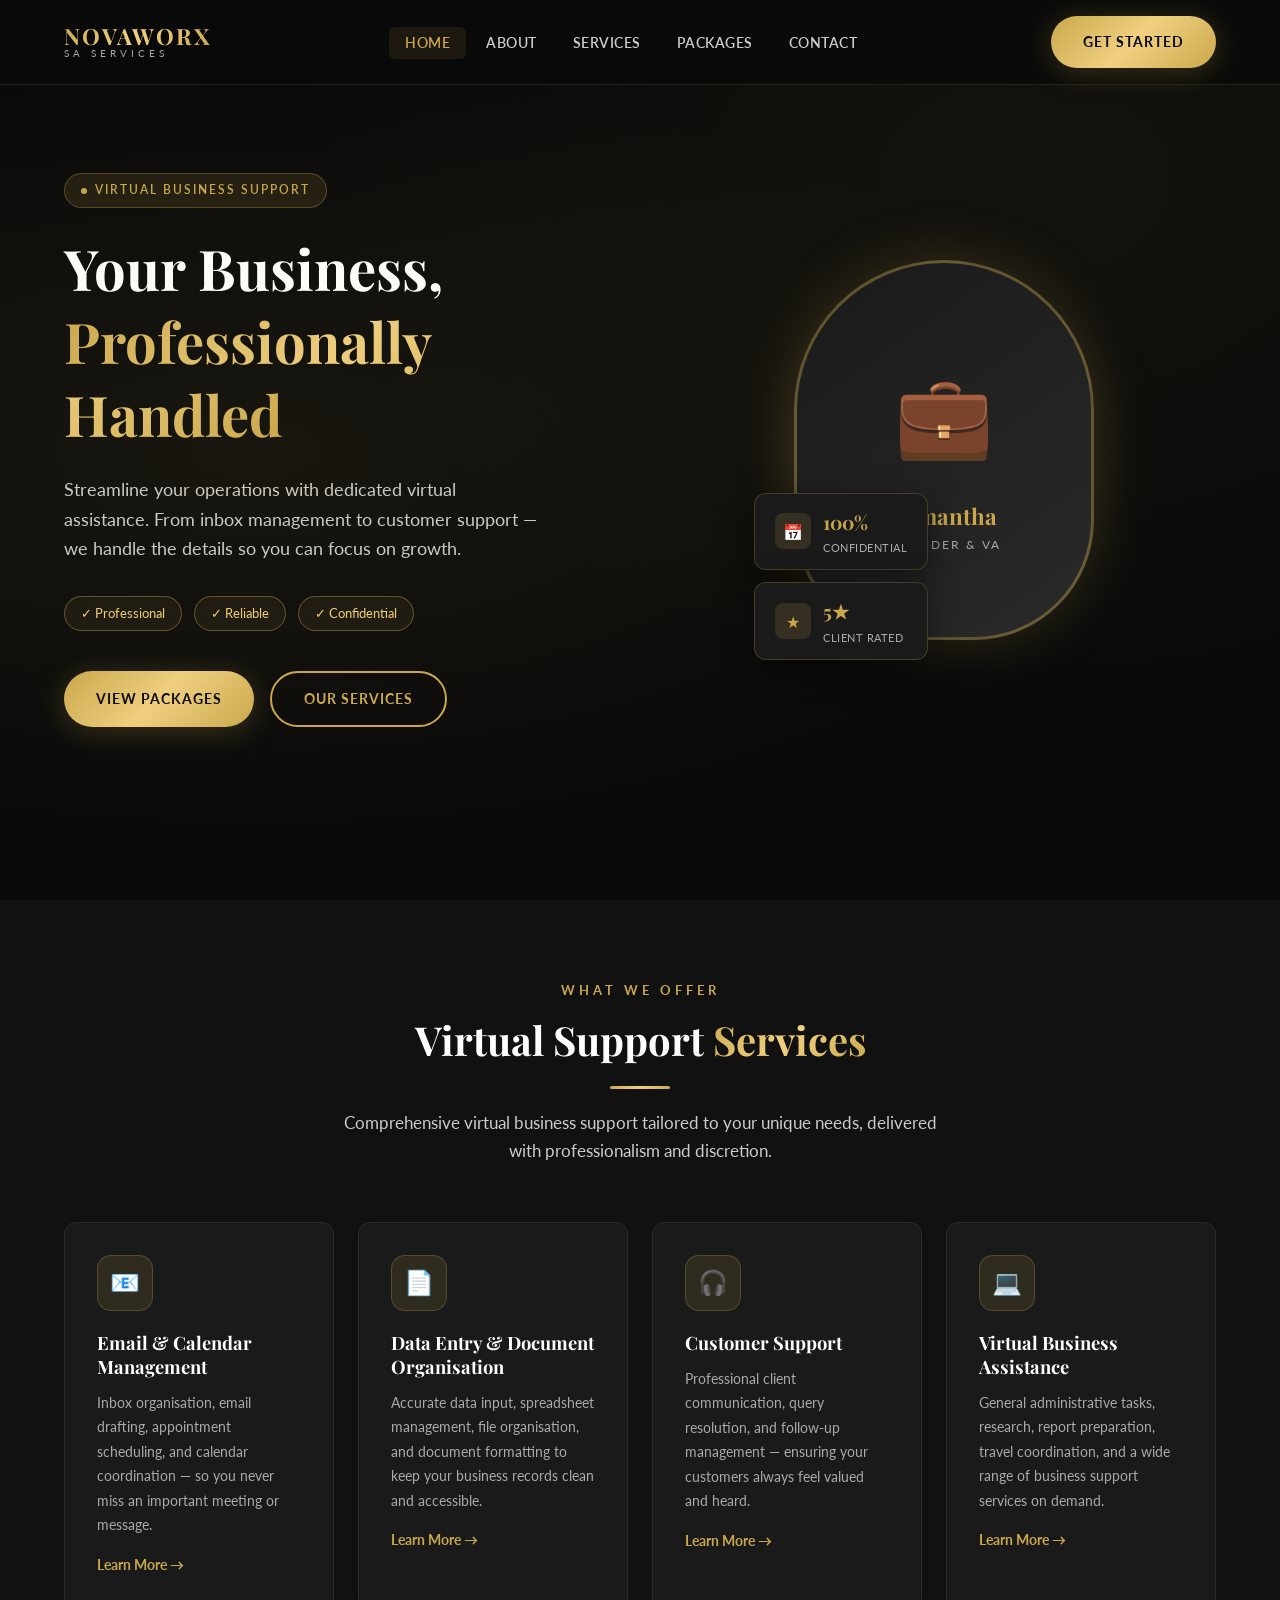
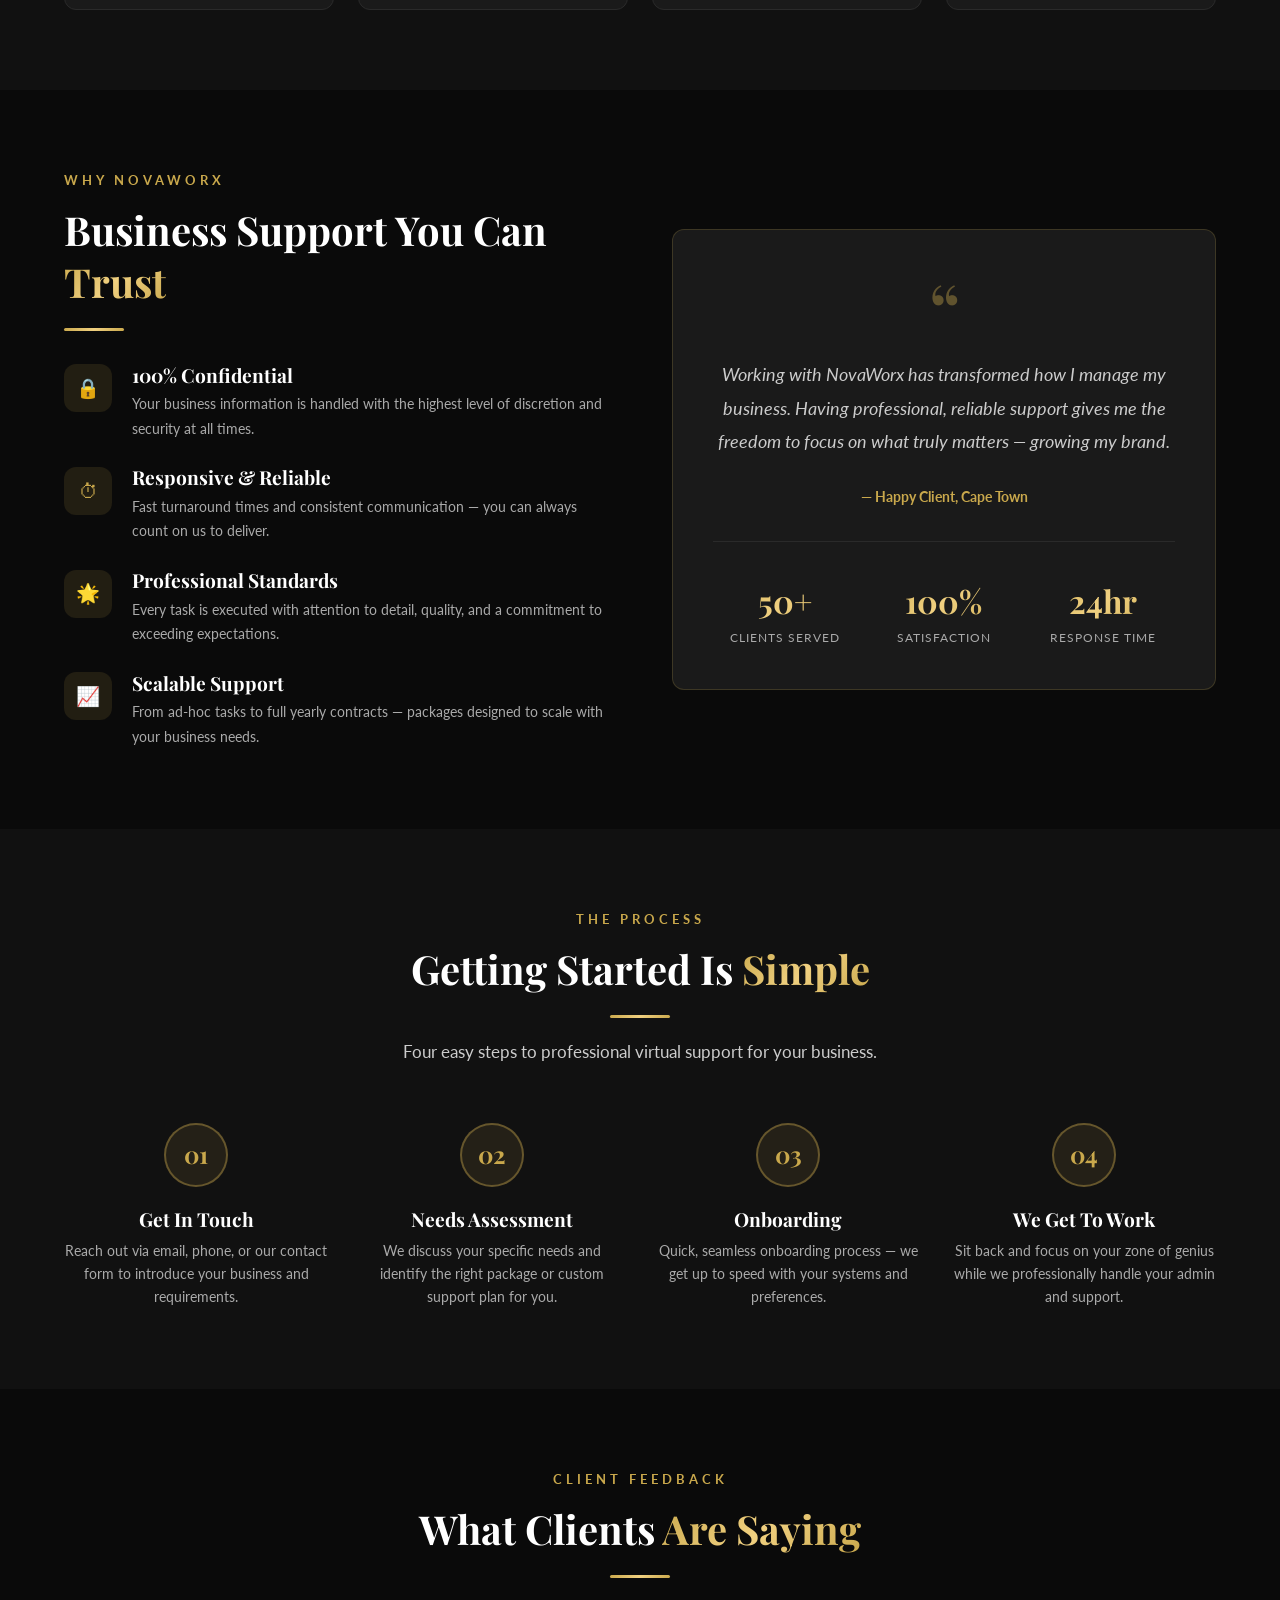
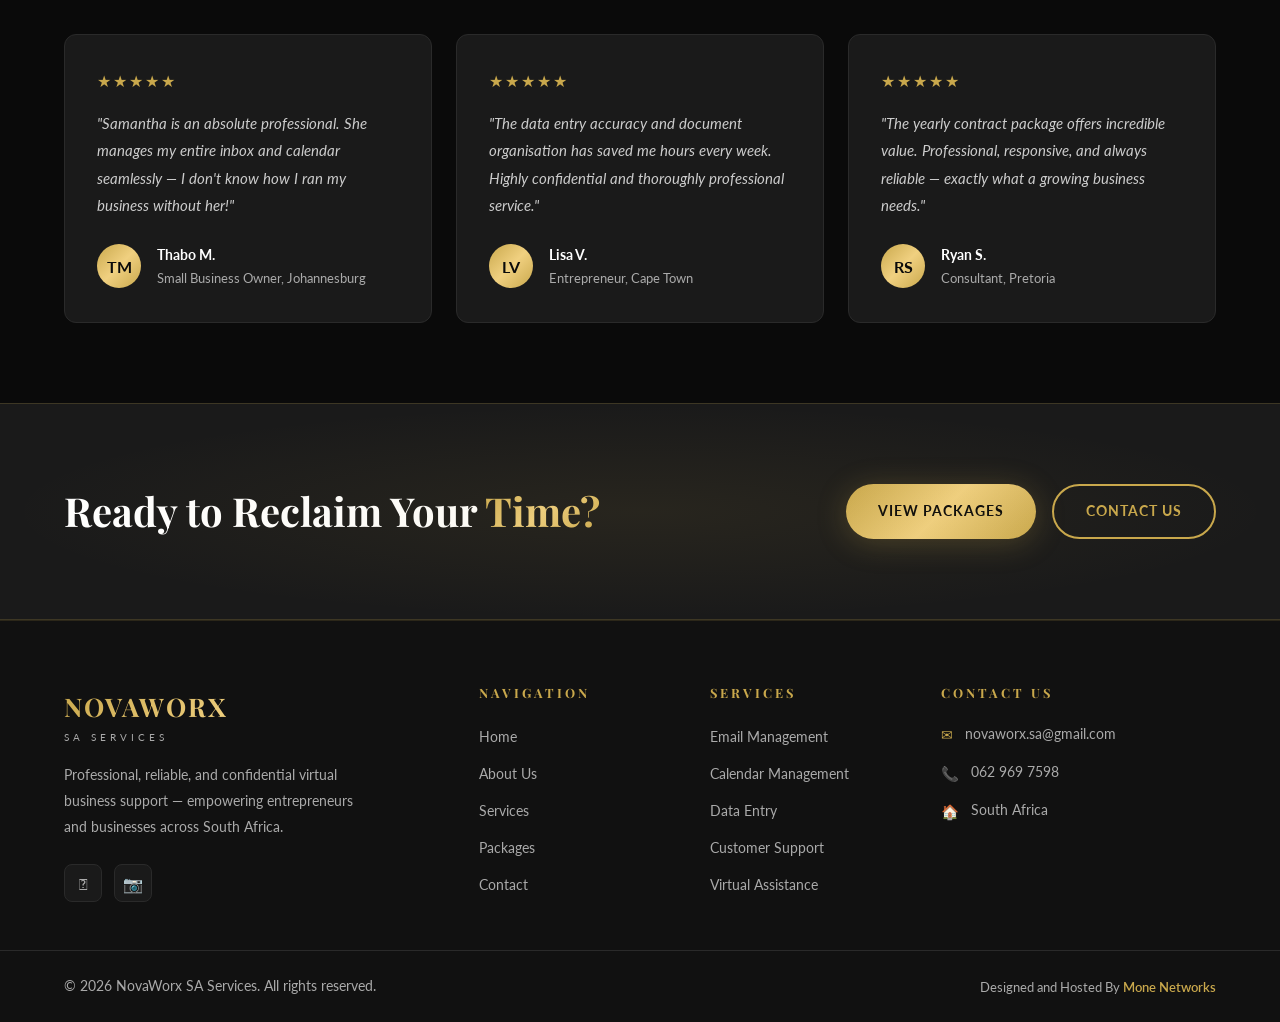
<file: index.html>
<!DOCTYPE html>
<html lang="en">
<head>
  <meta charset="UTF-8" />
  <meta name="viewport" content="width=device-width, initial-scale=1.0" />
  <meta name="description" content="NovaWorx SA Services - Professional Virtual Business Support. Email & Calendar Management, Data Entry, Customer Support and more." />
  <title>NovaWorx SA Services | Virtual Business Support</title>
  <link rel="preconnect" href="https://fonts.googleapis.com" />
  <link rel="preconnect" href="https://fonts.gstatic.com" crossorigin />
  <link href="https://fonts.googleapis.com/css2?family=Playfair+Display:wght@400;600;700;900&family=Lato:wght@300;400;700;900&display=swap" rel="stylesheet" />
  <link rel="stylesheet" href="css/style.css" />
</head>
<body>

  <!-- ========== NAVBAR ========== -->
  <nav class="navbar" id="navbar">
    <div class="container">
      <div class="nav-inner">
        <a href="index.html" class="nav-logo">
          <span class="logo-name">NOVAWORX</span>
          <span class="logo-sub">SA Services</span>
        </a>
        <ul class="nav-links" id="navLinks">
          <li><a href="index.html" class="active">Home</a></li>
          <li><a href="about.html">About</a></li>
          <li><a href="services.html">Services</a></li>
          <li><a href="packages.html">Packages</a></li>
          <li><a href="contact.html">Contact</a></li>
        </ul>
        <div class="nav-cta">
          <a href="contact.html" class="btn btn-primary">Get Started</a>
          <button class="hamburger" id="hamburger" aria-label="Toggle menu">
            <span></span><span></span><span></span>
          </button>
        </div>
      </div>
    </div>
  </nav>

  <!-- ========== HERO ========== -->
  <section class="hero">
    <div class="hero-particles" id="particles"></div>
    <div class="container">
      <div class="hero-content">
        <div class="hero-text">
          <div class="hero-badge">Virtual Business Support</div>
          <h1>
            Your Business,<br />
            <span class="gold-text">Professionally Handled</span>
          </h1>
          <p>
            Streamline your operations with dedicated virtual assistance. From inbox management to customer support — we handle the details so you can focus on growth.
          </p>
          <div class="hero-pills">
            <span class="hero-pill">&#10003; Professional</span>
            <span class="hero-pill">&#10003; Reliable</span>
            <span class="hero-pill">&#10003; Confidential</span>
          </div>
          <div class="hero-actions">
            <a href="packages.html" class="btn btn-primary">View Packages</a>
            <a href="services.html" class="btn btn-outline">Our Services</a>
          </div>
        </div>
        <div class="hero-image-wrap">
          <div class="hero-img-box">
            <div class="hero-profile-placeholder" style="width:300px;height:380px;background:linear-gradient(145deg,#1a1a1a,#2a2a2a);border-radius:200px 200px 160px 160px;border:3px solid rgba(201,168,76,0.4);display:flex;align-items:center;justify-content:center;box-shadow:0 0 60px rgba(201,168,76,0.2);">
              <div style="text-align:center;padding:2rem;">
                <div style="font-size:5rem;margin-bottom:1rem;">&#128188;</div>
                <p style="color:var(--gold);font-family:'Playfair Display',serif;font-size:1.4rem;font-weight:700;">Samantha</p>
                <p style="color:var(--text-muted);font-size:0.75rem;letter-spacing:2px;text-transform:uppercase;">Founder &amp; VA</p>
              </div>
            </div>
            <div class="hero-stat-cards">
              <div class="hero-stat">
                <div class="hero-stat-icon">&#128197;</div>
                <div>
                  <div class="hero-stat-num">100%</div>
                  <div class="hero-stat-label">Confidential</div>
                </div>
              </div>
              <div class="hero-stat">
                <div class="hero-stat-icon">&#9733;</div>
                <div>
                  <div class="hero-stat-num">5&#9733;</div>
                  <div class="hero-stat-label">Client Rated</div>
                </div>
              </div>
            </div>
          </div>
        </div>
      </div>
    </div>
  </section>

  <!-- ========== SERVICES OVERVIEW ========== -->
  <section class="section bg-alt">
    <div class="container">
      <div class="section-header fade-in">
        <span class="section-label">What We Offer</span>
        <h2>Virtual Support <span class="gold-text">Services</span></h2>
        <div class="divider"></div>
        <p>Comprehensive virtual business support tailored to your unique needs, delivered with professionalism and discretion.</p>
      </div>
      <div class="services-grid">
        <div class="service-card fade-in fade-in-delay-1">
          <div class="service-icon">&#128231;</div>
          <h3>Email &amp; Calendar Management</h3>
          <p>Inbox organisation, email drafting, appointment scheduling, and calendar coordination — so you never miss an important meeting or message.</p>
          <a href="services.html" style="color:var(--gold);font-size:0.85rem;font-weight:700;margin-top:1rem;display:inline-block;">Learn More &rarr;</a>
        </div>
        <div class="service-card fade-in fade-in-delay-2">
          <div class="service-icon">&#128196;</div>
          <h3>Data Entry &amp; Document Organisation</h3>
          <p>Accurate data input, spreadsheet management, file organisation, and document formatting to keep your business records clean and accessible.</p>
          <a href="services.html" style="color:var(--gold);font-size:0.85rem;font-weight:700;margin-top:1rem;display:inline-block;">Learn More &rarr;</a>
        </div>
        <div class="service-card fade-in fade-in-delay-3">
          <div class="service-icon">&#127911;</div>
          <h3>Customer Support</h3>
          <p>Professional client communication, query resolution, and follow-up management — ensuring your customers always feel valued and heard.</p>
          <a href="services.html" style="color:var(--gold);font-size:0.85rem;font-weight:700;margin-top:1rem;display:inline-block;">Learn More &rarr;</a>
        </div>
        <div class="service-card fade-in fade-in-delay-4">
          <div class="service-icon">&#128187;</div>
          <h3>Virtual Business Assistance</h3>
          <p>General administrative tasks, research, report preparation, travel coordination, and a wide range of business support services on demand.</p>
          <a href="services.html" style="color:var(--gold);font-size:0.85rem;font-weight:700;margin-top:1rem;display:inline-block;">Learn More &rarr;</a>
        </div>
      </div>
    </div>
  </section>

  <!-- ========== WHY CHOOSE US ========== -->
  <section class="section">
    <div class="container">
      <div class="why-grid">
        <div class="fade-in">
          <span class="section-label">Why NovaWorx</span>
          <h2>Business Support You Can <span class="gold-text">Trust</span></h2>
          <div class="divider divider-left"></div>
          <div class="why-list" style="margin-top:2rem;">
            <div class="why-item">
              <div class="why-icon">&#128274;</div>
              <div>
                <h4>100% Confidential</h4>
                <p>Your business information is handled with the highest level of discretion and security at all times.</p>
              </div>
            </div>
            <div class="why-item">
              <div class="why-icon">&#9201;</div>
              <div>
                <h4>Responsive &amp; Reliable</h4>
                <p>Fast turnaround times and consistent communication — you can always count on us to deliver.</p>
              </div>
            </div>
            <div class="why-item">
              <div class="why-icon">&#127775;</div>
              <div>
                <h4>Professional Standards</h4>
                <p>Every task is executed with attention to detail, quality, and a commitment to exceeding expectations.</p>
              </div>
            </div>
            <div class="why-item">
              <div class="why-icon">&#128200;</div>
              <div>
                <h4>Scalable Support</h4>
                <p>From ad-hoc tasks to full yearly contracts — packages designed to scale with your business needs.</p>
              </div>
            </div>
          </div>
        </div>
        <div class="why-image fade-in fade-in-delay-2">
          <div class="why-image-inner">
            <div class="big-quote">&ldquo;</div>
            <blockquote>
              Working with NovaWorx has transformed how I manage my business. Having professional, reliable support gives me the freedom to focus on what truly matters — growing my brand.
            </blockquote>
            <cite>— Happy Client, Cape Town</cite>
            <div class="stats-row">
              <div class="stat-item">
                <div class="stat-num">50+</div>
                <div class="stat-label">Clients Served</div>
              </div>
              <div class="stat-item">
                <div class="stat-num">100%</div>
                <div class="stat-label">Satisfaction</div>
              </div>
              <div class="stat-item">
                <div class="stat-num">24hr</div>
                <div class="stat-label">Response Time</div>
              </div>
            </div>
          </div>
        </div>
      </div>
    </div>
  </section>

  <!-- ========== HOW IT WORKS ========== -->
  <section class="section bg-alt">
    <div class="container">
      <div class="section-header fade-in">
        <span class="section-label">The Process</span>
        <h2>Getting Started Is <span class="gold-text">Simple</span></h2>
        <div class="divider"></div>
        <p>Four easy steps to professional virtual support for your business.</p>
      </div>
      <div class="process-steps">
        <div class="process-step fade-in fade-in-delay-1">
          <div class="step-num">01</div>
          <h4>Get In Touch</h4>
          <p>Reach out via email, phone, or our contact form to introduce your business and requirements.</p>
        </div>
        <div class="process-step fade-in fade-in-delay-2">
          <div class="step-num">02</div>
          <h4>Needs Assessment</h4>
          <p>We discuss your specific needs and identify the right package or custom support plan for you.</p>
        </div>
        <div class="process-step fade-in fade-in-delay-3">
          <div class="step-num">03</div>
          <h4>Onboarding</h4>
          <p>Quick, seamless onboarding process — we get up to speed with your systems and preferences.</p>
        </div>
        <div class="process-step fade-in fade-in-delay-4">
          <div class="step-num">04</div>
          <h4>We Get To Work</h4>
          <p>Sit back and focus on your zone of genius while we professionally handle your admin and support.</p>
        </div>
      </div>
    </div>
  </section>

  <!-- ========== TESTIMONIALS ========== -->
  <section class="section">
    <div class="container">
      <div class="section-header fade-in">
        <span class="section-label">Client Feedback</span>
        <h2>What Clients <span class="gold-text">Are Saying</span></h2>
        <div class="divider"></div>
      </div>
      <div class="testimonials-grid">
        <div class="testimonial-card fade-in fade-in-delay-1">
          <div class="stars">&#9733;&#9733;&#9733;&#9733;&#9733;</div>
          <p>"Samantha is an absolute professional. She manages my entire inbox and calendar seamlessly — I don't know how I ran my business without her!"</p>
          <div class="testimonial-author">
            <div class="author-avatar">TM</div>
            <div>
              <div class="author-name">Thabo M.</div>
              <div class="author-role">Small Business Owner, Johannesburg</div>
            </div>
          </div>
        </div>
        <div class="testimonial-card fade-in fade-in-delay-2">
          <div class="stars">&#9733;&#9733;&#9733;&#9733;&#9733;</div>
          <p>"The data entry accuracy and document organisation has saved me hours every week. Highly confidential and thoroughly professional service."</p>
          <div class="testimonial-author">
            <div class="author-avatar">LV</div>
            <div>
              <div class="author-name">Lisa V.</div>
              <div class="author-role">Entrepreneur, Cape Town</div>
            </div>
          </div>
        </div>
        <div class="testimonial-card fade-in fade-in-delay-3">
          <div class="stars">&#9733;&#9733;&#9733;&#9733;&#9733;</div>
          <p>"The yearly contract package offers incredible value. Professional, responsive, and always reliable — exactly what a growing business needs."</p>
          <div class="testimonial-author">
            <div class="author-avatar">RS</div>
            <div>
              <div class="author-name">Ryan S.</div>
              <div class="author-role">Consultant, Pretoria</div>
            </div>
          </div>
        </div>
      </div>
    </div>
  </section>

  <!-- ========== CTA BANNER ========== -->
  <section class="section cta-banner">
    <div class="container">
      <div class="cta-inner">
        <h2>Ready to Reclaim Your <span class="gold-text">Time?</span></h2>
        <div class="cta-actions">
          <a href="packages.html" class="btn btn-primary">View Packages</a>
          <a href="contact.html" class="btn btn-outline">Contact Us</a>
        </div>
      </div>
    </div>
  </section>

  <!-- ========== FOOTER ========== -->
  <footer class="footer">
    <div class="container">
      <div class="footer-grid">
        <div class="footer-brand">
          <span class="logo-name">NOVAWORX</span>
          <span class="logo-sub">SA Services</span>
          <p>Professional, reliable, and confidential virtual business support — empowering entrepreneurs and businesses across South Africa.</p>
          <div class="footer-socials">
            <a href="#" class="footer-social" aria-label="Facebook">&#xf09a;</a>
            <a href="#" class="footer-social" aria-label="Instagram">&#128247;</a>
          </div>
        </div>
        <div class="footer-col">
          <h5>Navigation</h5>
          <ul class="footer-links">
            <li><a href="index.html">Home</a></li>
            <li><a href="about.html">About Us</a></li>
            <li><a href="services.html">Services</a></li>
            <li><a href="packages.html">Packages</a></li>
            <li><a href="contact.html">Contact</a></li>
          </ul>
        </div>
        <div class="footer-col">
          <h5>Services</h5>
          <ul class="footer-links">
            <li><a href="services.html">Email Management</a></li>
            <li><a href="services.html">Calendar Management</a></li>
            <li><a href="services.html">Data Entry</a></li>
            <li><a href="services.html">Customer Support</a></li>
            <li><a href="services.html">Virtual Assistance</a></li>
          </ul>
        </div>
        <div class="footer-col">
          <h5>Contact Us</h5>
          <div class="footer-contact-list">
            <div class="footer-contact-item">
              <span>&#9993;</span>
              <a href="mailto:novaworx.sa@gmail.com">novaworx.sa@gmail.com</a>
            </div>
            <div class="footer-contact-item">
              <span>&#128222;</span>
              <a href="tel:+27629697598">062 969 7598</a>
            </div>
            <div class="footer-contact-item">
              <span>&#127968;</span>
              <span>South Africa</span>
            </div>
          </div>
        </div>
      </div>
    </div>
    <div class="footer-bottom">
      <div class="container">
        <div class="footer-bottom-inner">
          <p class="footer-copyright">&copy; 2026 NovaWorx SA Services. All rights reserved.</p>
          <p class="footer-designed">Designed and Hosted By <a href="https://www.monenetworks.co.za" target="_blank" rel="noopener noreferrer">Mone Networks</a></p>
        </div>
      </div>
    </div>
  </footer>

  <button class="scroll-top" id="scrollTop" aria-label="Back to top">&#8679;</button>

  <script src="js/main.js"></script>
</body>
</html>
</file>
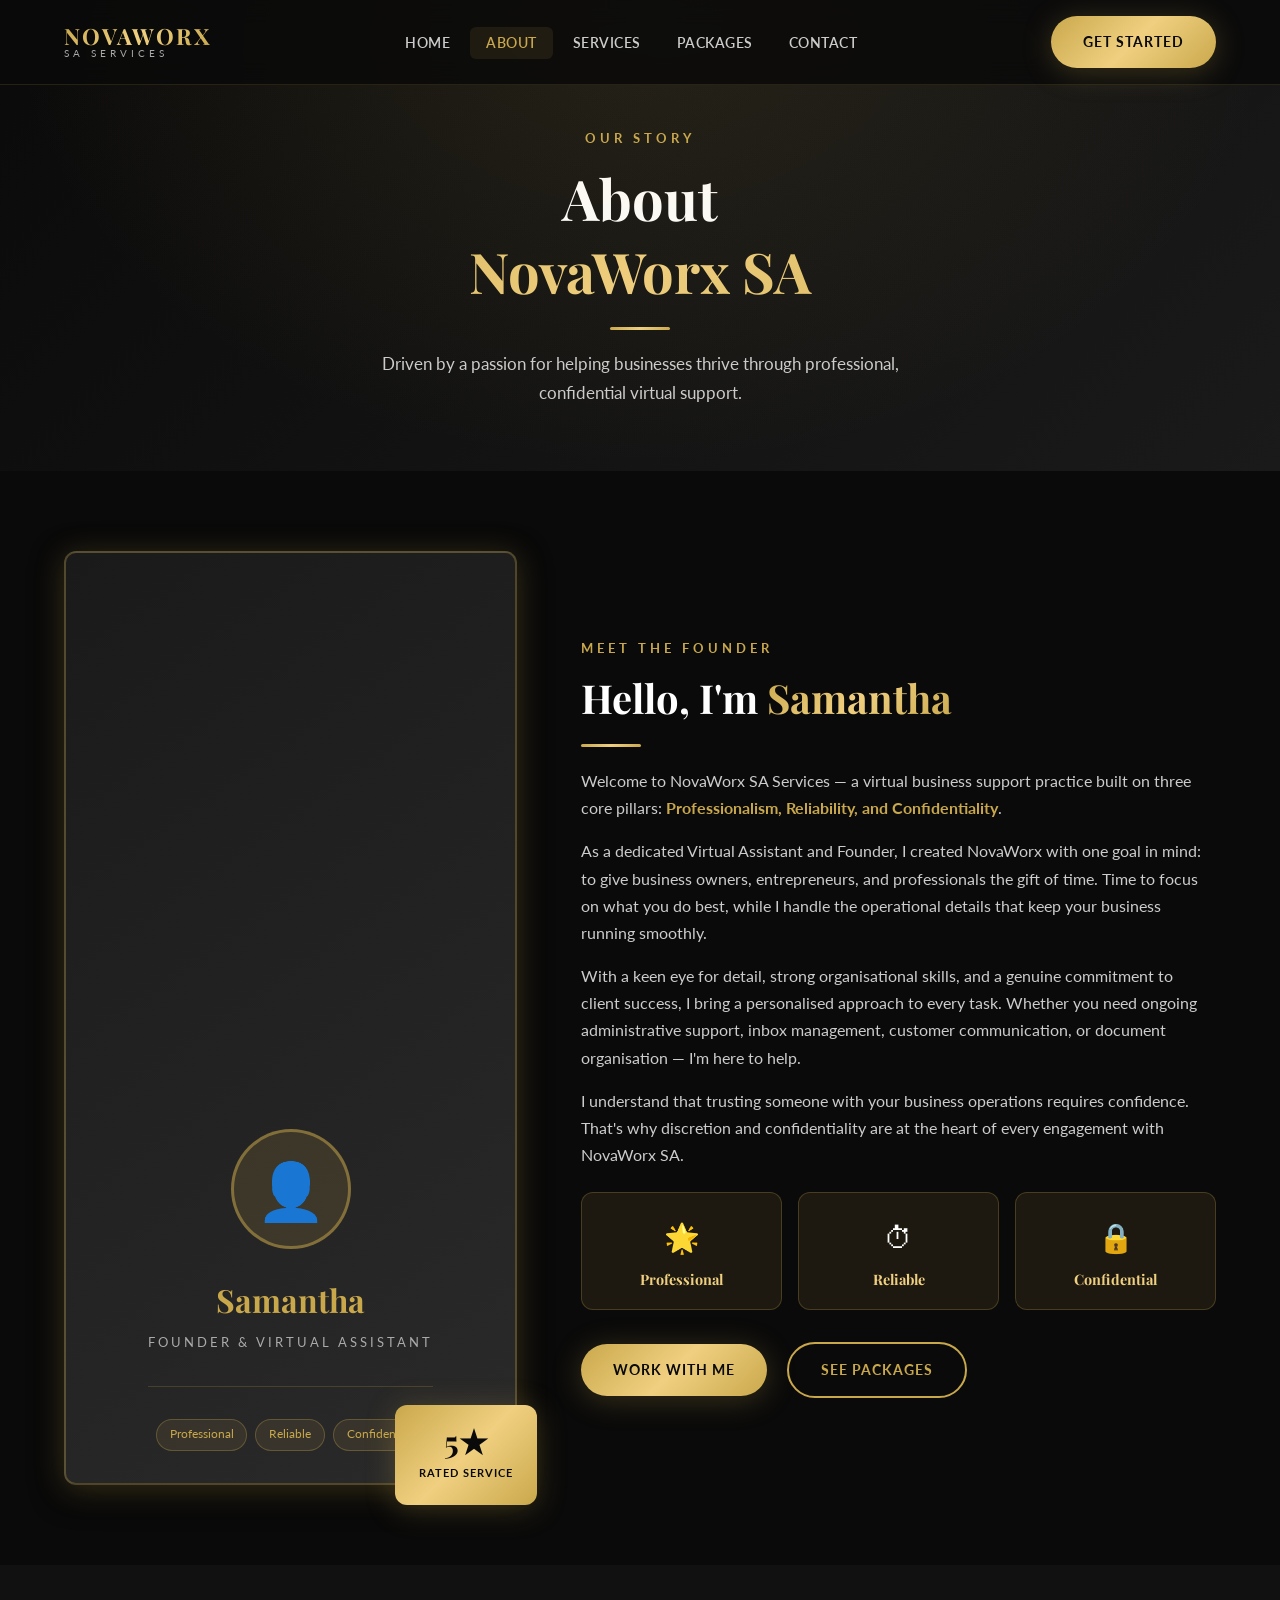
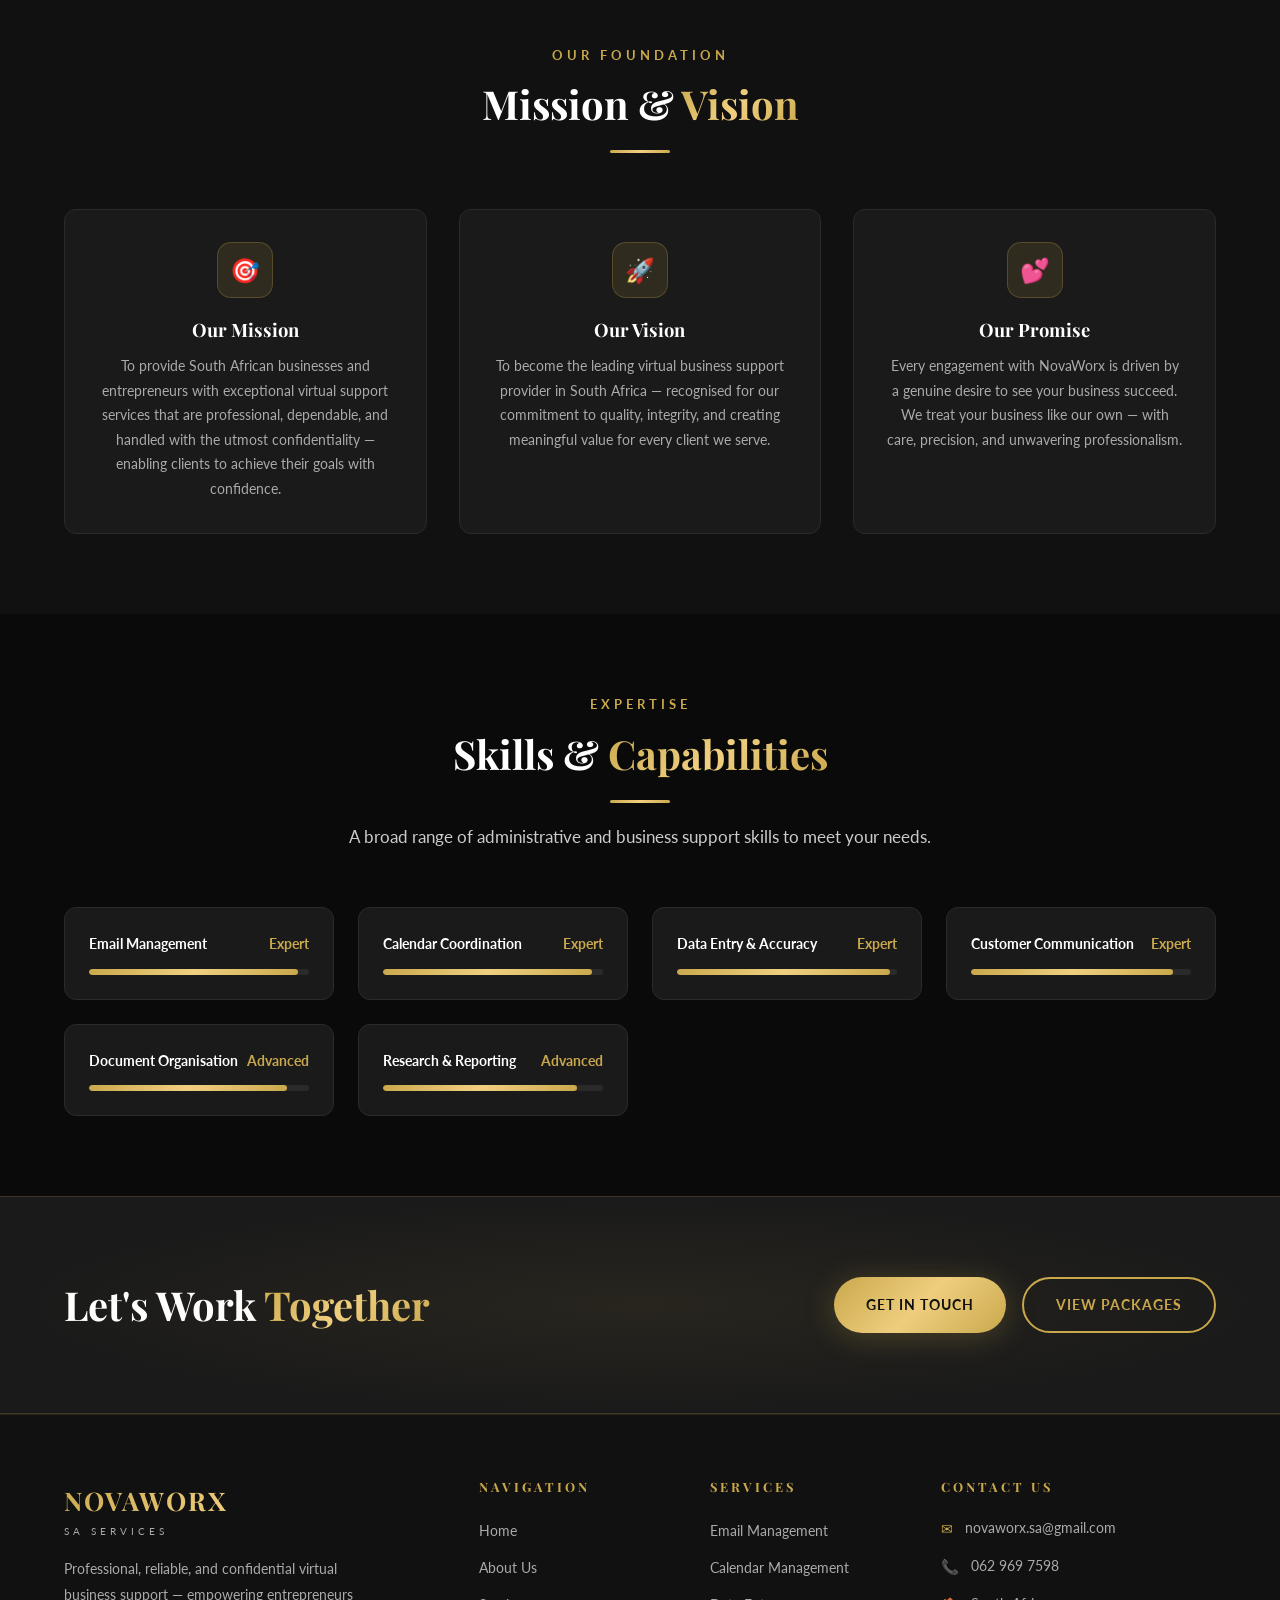
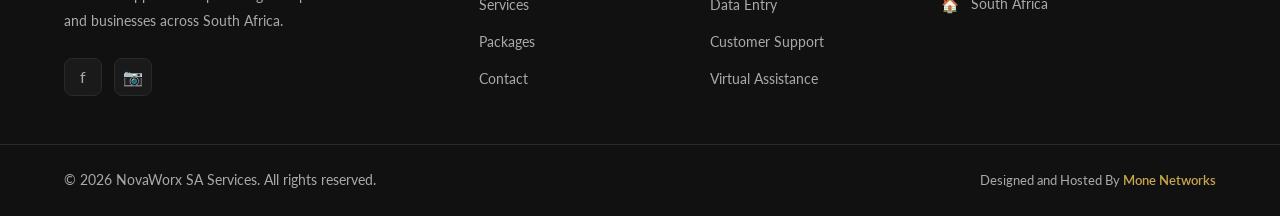
<file: about.html>
<!DOCTYPE html>
<html lang="en">
<head>
  <meta charset="UTF-8" />
  <meta name="viewport" content="width=device-width, initial-scale=1.0" />
  <meta name="description" content="About NovaWorx SA Services — Meet Samantha, Founder and Virtual Assistant committed to professional, reliable and confidential business support." />
  <title>About Us | NovaWorx SA Services</title>
  <link rel="preconnect" href="https://fonts.googleapis.com" />
  <link rel="preconnect" href="https://fonts.gstatic.com" crossorigin />
  <link href="https://fonts.googleapis.com/css2?family=Playfair+Display:wght@400;600;700;900&family=Lato:wght@300;400;700;900&display=swap" rel="stylesheet" />
  <link rel="stylesheet" href="css/style.css" />
</head>
<body>

  <!-- ========== NAVBAR ========== -->
  <nav class="navbar" id="navbar">
    <div class="container">
      <div class="nav-inner">
        <a href="index.html" class="nav-logo">
          <span class="logo-name">NOVAWORX</span>
          <span class="logo-sub">SA Services</span>
        </a>
        <ul class="nav-links" id="navLinks">
          <li><a href="index.html">Home</a></li>
          <li><a href="about.html" class="active">About</a></li>
          <li><a href="services.html">Services</a></li>
          <li><a href="packages.html">Packages</a></li>
          <li><a href="contact.html">Contact</a></li>
        </ul>
        <div class="nav-cta">
          <a href="contact.html" class="btn btn-primary">Get Started</a>
          <button class="hamburger" id="hamburger" aria-label="Toggle menu">
            <span></span><span></span><span></span>
          </button>
        </div>
      </div>
    </div>
  </nav>

  <!-- ========== PAGE HERO ========== -->
  <section class="page-hero">
    <div class="container">
      <span class="section-label" style="display:block;text-align:center;margin-bottom:0.75rem;">Our Story</span>
      <h1>About <span class="gold-text">NovaWorx SA</span></h1>
      <div class="divider"></div>
      <p style="color:var(--text-secondary);max-width:560px;margin:1rem auto 0;text-align:center;font-size:1.05rem;">
        Driven by a passion for helping businesses thrive through professional, confidential virtual support.
      </p>
    </div>
  </section>

  <!-- ========== ABOUT INTRO ========== -->
  <section class="section">
    <div class="container">
      <div class="about-intro">
        <div class="about-img-wrap fade-in">
          <div style="width:100%;padding-top:120%;background:linear-gradient(145deg,#1a1a1a,#2a2a2a);border-radius:var(--radius);border:2px solid rgba(201,168,76,0.3);display:flex;align-items:center;justify-content:center;position:relative;box-shadow:var(--shadow-gold),var(--shadow-card);overflow:hidden;">
            <div style="text-align:center;padding:2rem;">
              <div style="width:120px;height:120px;border-radius:50%;background:rgba(201,168,76,0.15);border:3px solid rgba(201,168,76,0.5);margin:0 auto 1.5rem;display:flex;align-items:center;justify-content:center;font-size:3.5rem;">&#128100;</div>
              <p style="color:var(--gold);font-family:'Playfair Display',serif;font-size:2rem;font-weight:700;margin-bottom:0.25rem;">Samantha</p>
              <p style="color:var(--text-muted);font-size:0.8rem;letter-spacing:3px;text-transform:uppercase;">Founder &amp; Virtual Assistant</p>
              <div style="margin-top:2rem;padding-top:2rem;border-top:1px solid rgba(201,168,76,0.2);">
                <div style="display:flex;justify-content:center;gap:0.5rem;flex-wrap:wrap;">
                  <span style="padding:0.3rem 0.8rem;background:rgba(201,168,76,0.1);border:1px solid rgba(201,168,76,0.3);border-radius:50px;font-size:0.75rem;color:var(--gold);">Professional</span>
                  <span style="padding:0.3rem 0.8rem;background:rgba(201,168,76,0.1);border:1px solid rgba(201,168,76,0.3);border-radius:50px;font-size:0.75rem;color:var(--gold);">Reliable</span>
                  <span style="padding:0.3rem 0.8rem;background:rgba(201,168,76,0.1);border:1px solid rgba(201,168,76,0.3);border-radius:50px;font-size:0.75rem;color:var(--gold);">Confidential</span>
                </div>
              </div>
            </div>
          </div>
          <div class="about-img-badge">
            <span class="num">5&#9733;</span>
            <span class="txt">Rated Service</span>
          </div>
        </div>
        <div class="about-text fade-in fade-in-delay-2">
          <span class="section-label">Meet The Founder</span>
          <h2>Hello, I'm <span class="gold-text">Samantha</span></h2>
          <div class="divider divider-left"></div>
          <p>
            Welcome to NovaWorx SA Services — a virtual business support practice built on three core pillars: <strong style="color:var(--gold);">Professionalism, Reliability, and Confidentiality</strong>.
          </p>
          <p>
            As a dedicated Virtual Assistant and Founder, I created NovaWorx with one goal in mind: to give business owners, entrepreneurs, and professionals the gift of time. Time to focus on what you do best, while I handle the operational details that keep your business running smoothly.
          </p>
          <p>
            With a keen eye for detail, strong organisational skills, and a genuine commitment to client success, I bring a personalised approach to every task. Whether you need ongoing administrative support, inbox management, customer communication, or document organisation — I'm here to help.
          </p>
          <p>
            I understand that trusting someone with your business operations requires confidence. That's why discretion and confidentiality are at the heart of every engagement with NovaWorx SA.
          </p>
          <div class="about-values">
            <div class="value-pill">
              <div class="emoji">&#127775;</div>
              <h5>Professional</h5>
            </div>
            <div class="value-pill">
              <div class="emoji">&#9201;</div>
              <h5>Reliable</h5>
            </div>
            <div class="value-pill">
              <div class="emoji">&#128274;</div>
              <h5>Confidential</h5>
            </div>
          </div>
          <div style="margin-top:2rem;">
            <a href="contact.html" class="btn btn-primary" style="margin-right:1rem;">Work With Me</a>
            <a href="packages.html" class="btn btn-outline">See Packages</a>
          </div>
        </div>
      </div>
    </div>
  </section>

  <!-- ========== MISSION & VISION ========== -->
  <section class="section bg-alt">
    <div class="container">
      <div class="section-header fade-in">
        <span class="section-label">Our Foundation</span>
        <h2>Mission &amp; <span class="gold-text">Vision</span></h2>
        <div class="divider"></div>
      </div>
      <div style="display:grid;grid-template-columns:repeat(auto-fit,minmax(280px,1fr));gap:2rem;">
        <div class="service-card fade-in fade-in-delay-1" style="text-align:center;">
          <div class="service-icon" style="margin:0 auto 1.25rem;">&#127919;</div>
          <h3>Our Mission</h3>
          <p>To provide South African businesses and entrepreneurs with exceptional virtual support services that are professional, dependable, and handled with the utmost confidentiality — enabling clients to achieve their goals with confidence.</p>
        </div>
        <div class="service-card fade-in fade-in-delay-2" style="text-align:center;">
          <div class="service-icon" style="margin:0 auto 1.25rem;">&#128640;</div>
          <h3>Our Vision</h3>
          <p>To become the leading virtual business support provider in South Africa — recognised for our commitment to quality, integrity, and creating meaningful value for every client we serve.</p>
        </div>
        <div class="service-card fade-in fade-in-delay-3" style="text-align:center;">
          <div class="service-icon" style="margin:0 auto 1.25rem;">&#128149;</div>
          <h3>Our Promise</h3>
          <p>Every engagement with NovaWorx is driven by a genuine desire to see your business succeed. We treat your business like our own — with care, precision, and unwavering professionalism.</p>
        </div>
      </div>
    </div>
  </section>

  <!-- ========== SKILLS & EXPERTISE ========== -->
  <section class="section">
    <div class="container">
      <div class="section-header fade-in">
        <span class="section-label">Expertise</span>
        <h2>Skills &amp; <span class="gold-text">Capabilities</span></h2>
        <div class="divider"></div>
        <p>A broad range of administrative and business support skills to meet your needs.</p>
      </div>
      <div style="display:grid;grid-template-columns:repeat(auto-fit,minmax(240px,1fr));gap:1.5rem;">
        <div class="fade-in fade-in-delay-1">
          <div style="background:var(--black-card);border:1px solid var(--black-border);border-radius:var(--radius);padding:1.5rem;">
            <div style="display:flex;justify-content:space-between;align-items:center;margin-bottom:0.75rem;">
              <span style="font-size:0.9rem;font-weight:700;">Email Management</span>
              <span style="color:var(--gold);font-size:0.85rem;font-weight:700;">Expert</span>
            </div>
            <div style="height:6px;background:var(--black-border);border-radius:3px;overflow:hidden;">
              <div style="height:100%;width:95%;background:var(--gradient-gold);border-radius:3px;"></div>
            </div>
          </div>
        </div>
        <div class="fade-in fade-in-delay-1">
          <div style="background:var(--black-card);border:1px solid var(--black-border);border-radius:var(--radius);padding:1.5rem;">
            <div style="display:flex;justify-content:space-between;align-items:center;margin-bottom:0.75rem;">
              <span style="font-size:0.9rem;font-weight:700;">Calendar Coordination</span>
              <span style="color:var(--gold);font-size:0.85rem;font-weight:700;">Expert</span>
            </div>
            <div style="height:6px;background:var(--black-border);border-radius:3px;overflow:hidden;">
              <div style="height:100%;width:95%;background:var(--gradient-gold);border-radius:3px;"></div>
            </div>
          </div>
        </div>
        <div class="fade-in fade-in-delay-2">
          <div style="background:var(--black-card);border:1px solid var(--black-border);border-radius:var(--radius);padding:1.5rem;">
            <div style="display:flex;justify-content:space-between;align-items:center;margin-bottom:0.75rem;">
              <span style="font-size:0.9rem;font-weight:700;">Data Entry &amp; Accuracy</span>
              <span style="color:var(--gold);font-size:0.85rem;font-weight:700;">Expert</span>
            </div>
            <div style="height:6px;background:var(--black-border);border-radius:3px;overflow:hidden;">
              <div style="height:100%;width:97%;background:var(--gradient-gold);border-radius:3px;"></div>
            </div>
          </div>
        </div>
        <div class="fade-in fade-in-delay-2">
          <div style="background:var(--black-card);border:1px solid var(--black-border);border-radius:var(--radius);padding:1.5rem;">
            <div style="display:flex;justify-content:space-between;align-items:center;margin-bottom:0.75rem;">
              <span style="font-size:0.9rem;font-weight:700;">Customer Communication</span>
              <span style="color:var(--gold);font-size:0.85rem;font-weight:700;">Expert</span>
            </div>
            <div style="height:6px;background:var(--black-border);border-radius:3px;overflow:hidden;">
              <div style="height:100%;width:92%;background:var(--gradient-gold);border-radius:3px;"></div>
            </div>
          </div>
        </div>
        <div class="fade-in fade-in-delay-3">
          <div style="background:var(--black-card);border:1px solid var(--black-border);border-radius:var(--radius);padding:1.5rem;">
            <div style="display:flex;justify-content:space-between;align-items:center;margin-bottom:0.75rem;">
              <span style="font-size:0.9rem;font-weight:700;">Document Organisation</span>
              <span style="color:var(--gold);font-size:0.85rem;font-weight:700;">Advanced</span>
            </div>
            <div style="height:6px;background:var(--black-border);border-radius:3px;overflow:hidden;">
              <div style="height:100%;width:90%;background:var(--gradient-gold);border-radius:3px;"></div>
            </div>
          </div>
        </div>
        <div class="fade-in fade-in-delay-3">
          <div style="background:var(--black-card);border:1px solid var(--black-border);border-radius:var(--radius);padding:1.5rem;">
            <div style="display:flex;justify-content:space-between;align-items:center;margin-bottom:0.75rem;">
              <span style="font-size:0.9rem;font-weight:700;">Research &amp; Reporting</span>
              <span style="color:var(--gold);font-size:0.85rem;font-weight:700;">Advanced</span>
            </div>
            <div style="height:6px;background:var(--black-border);border-radius:3px;overflow:hidden;">
              <div style="height:100%;width:88%;background:var(--gradient-gold);border-radius:3px;"></div>
            </div>
          </div>
        </div>
      </div>
    </div>
  </section>

  <!-- ========== CTA ========== -->
  <section class="section cta-banner">
    <div class="container">
      <div class="cta-inner">
        <h2>Let's Work <span class="gold-text">Together</span></h2>
        <div class="cta-actions">
          <a href="contact.html" class="btn btn-primary">Get In Touch</a>
          <a href="packages.html" class="btn btn-outline">View Packages</a>
        </div>
      </div>
    </div>
  </section>

  <!-- ========== FOOTER ========== -->
  <footer class="footer">
    <div class="container">
      <div class="footer-grid">
        <div class="footer-brand">
          <span class="logo-name">NOVAWORX</span>
          <span class="logo-sub">SA Services</span>
          <p>Professional, reliable, and confidential virtual business support — empowering entrepreneurs and businesses across South Africa.</p>
          <div class="footer-socials">
            <a href="#" class="footer-social" aria-label="Facebook">f</a>
            <a href="#" class="footer-social" aria-label="Instagram">&#128247;</a>
          </div>
        </div>
        <div class="footer-col">
          <h5>Navigation</h5>
          <ul class="footer-links">
            <li><a href="index.html">Home</a></li>
            <li><a href="about.html">About Us</a></li>
            <li><a href="services.html">Services</a></li>
            <li><a href="packages.html">Packages</a></li>
            <li><a href="contact.html">Contact</a></li>
          </ul>
        </div>
        <div class="footer-col">
          <h5>Services</h5>
          <ul class="footer-links">
            <li><a href="services.html">Email Management</a></li>
            <li><a href="services.html">Calendar Management</a></li>
            <li><a href="services.html">Data Entry</a></li>
            <li><a href="services.html">Customer Support</a></li>
            <li><a href="services.html">Virtual Assistance</a></li>
          </ul>
        </div>
        <div class="footer-col">
          <h5>Contact Us</h5>
          <div class="footer-contact-list">
            <div class="footer-contact-item">
              <span>&#9993;</span>
              <a href="mailto:novaworx.sa@gmail.com">novaworx.sa@gmail.com</a>
            </div>
            <div class="footer-contact-item">
              <span>&#128222;</span>
              <a href="tel:+27629697598">062 969 7598</a>
            </div>
            <div class="footer-contact-item">
              <span>&#127968;</span>
              <span>South Africa</span>
            </div>
          </div>
        </div>
      </div>
    </div>
    <div class="footer-bottom">
      <div class="container">
        <div class="footer-bottom-inner">
          <p class="footer-copyright">&copy; 2026 NovaWorx SA Services. All rights reserved.</p>
          <p class="footer-designed">Designed and Hosted By <a href="https://www.monenetworks.co.za" target="_blank" rel="noopener noreferrer">Mone Networks</a></p>
        </div>
      </div>
    </div>
  </footer>

  <button class="scroll-top" id="scrollTop" aria-label="Back to top">&#8679;</button>
  <script src="js/main.js"></script>
</body>
</html>
</file>
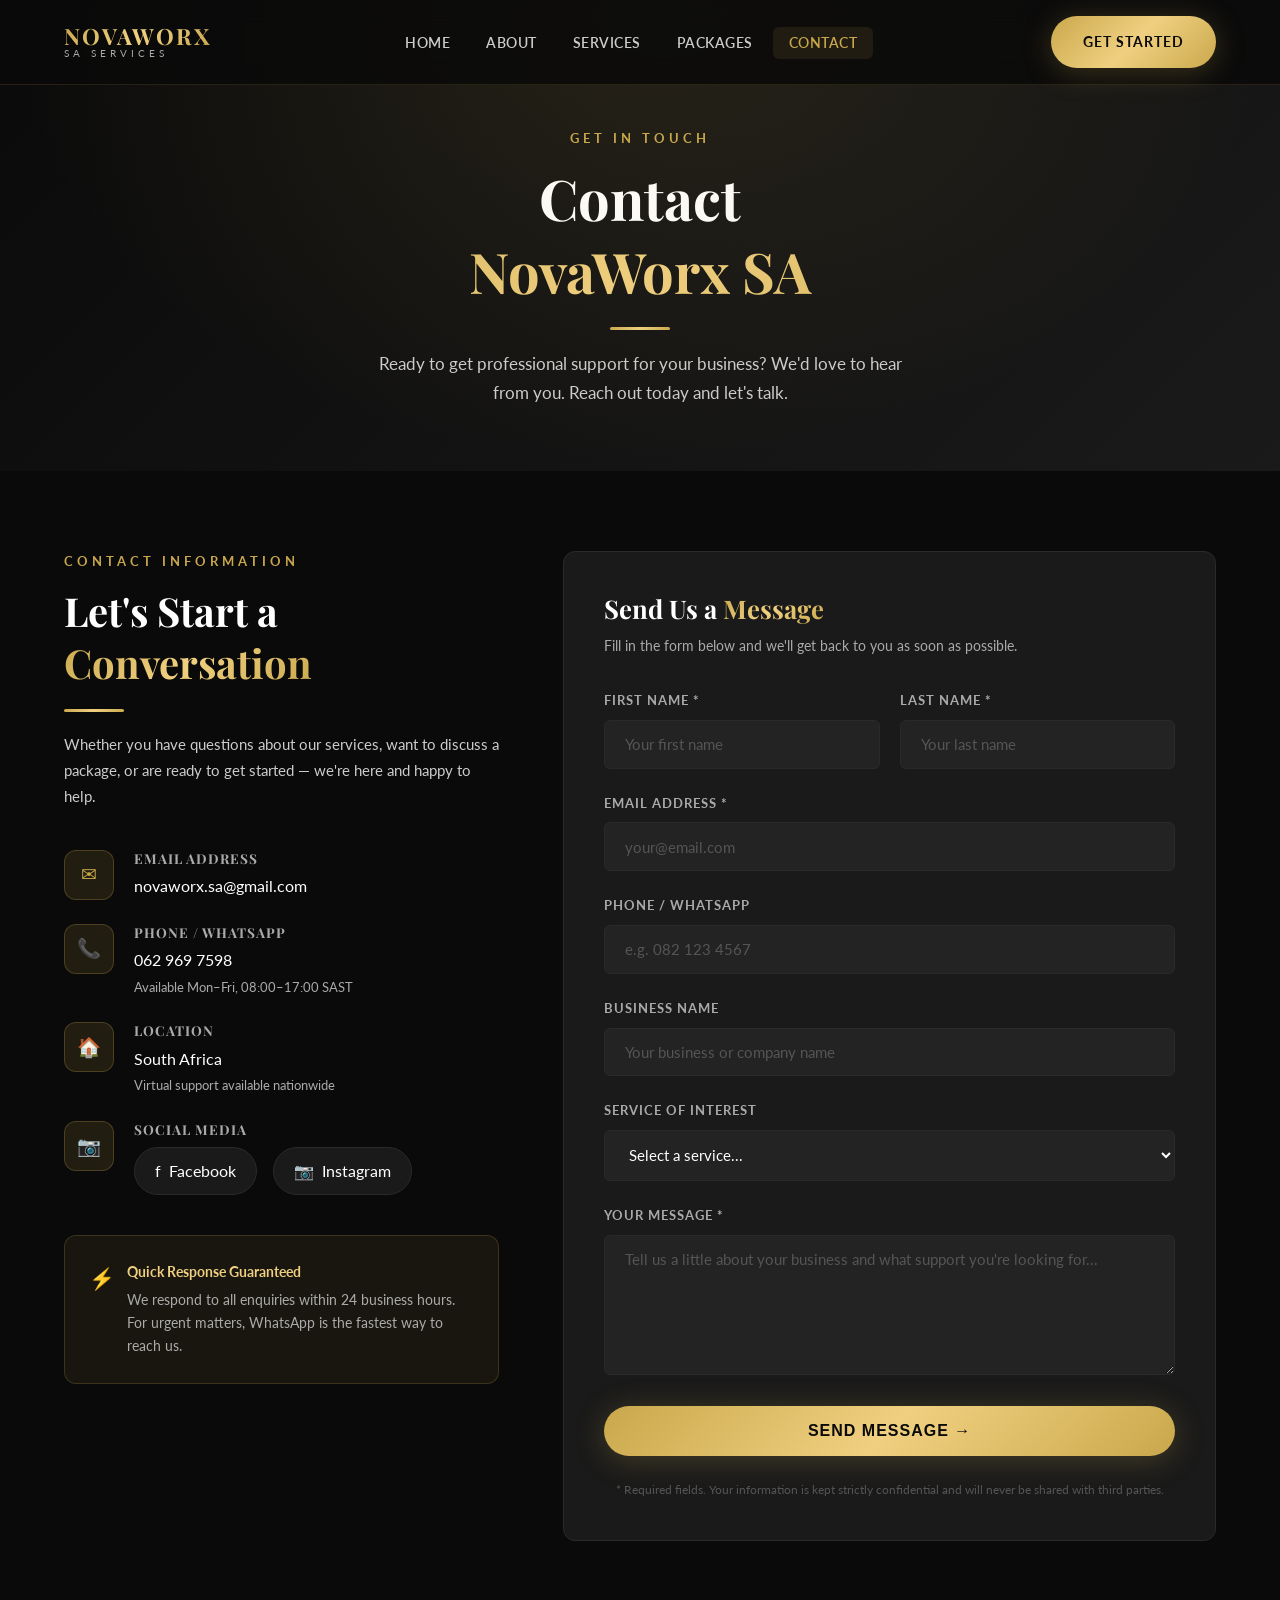
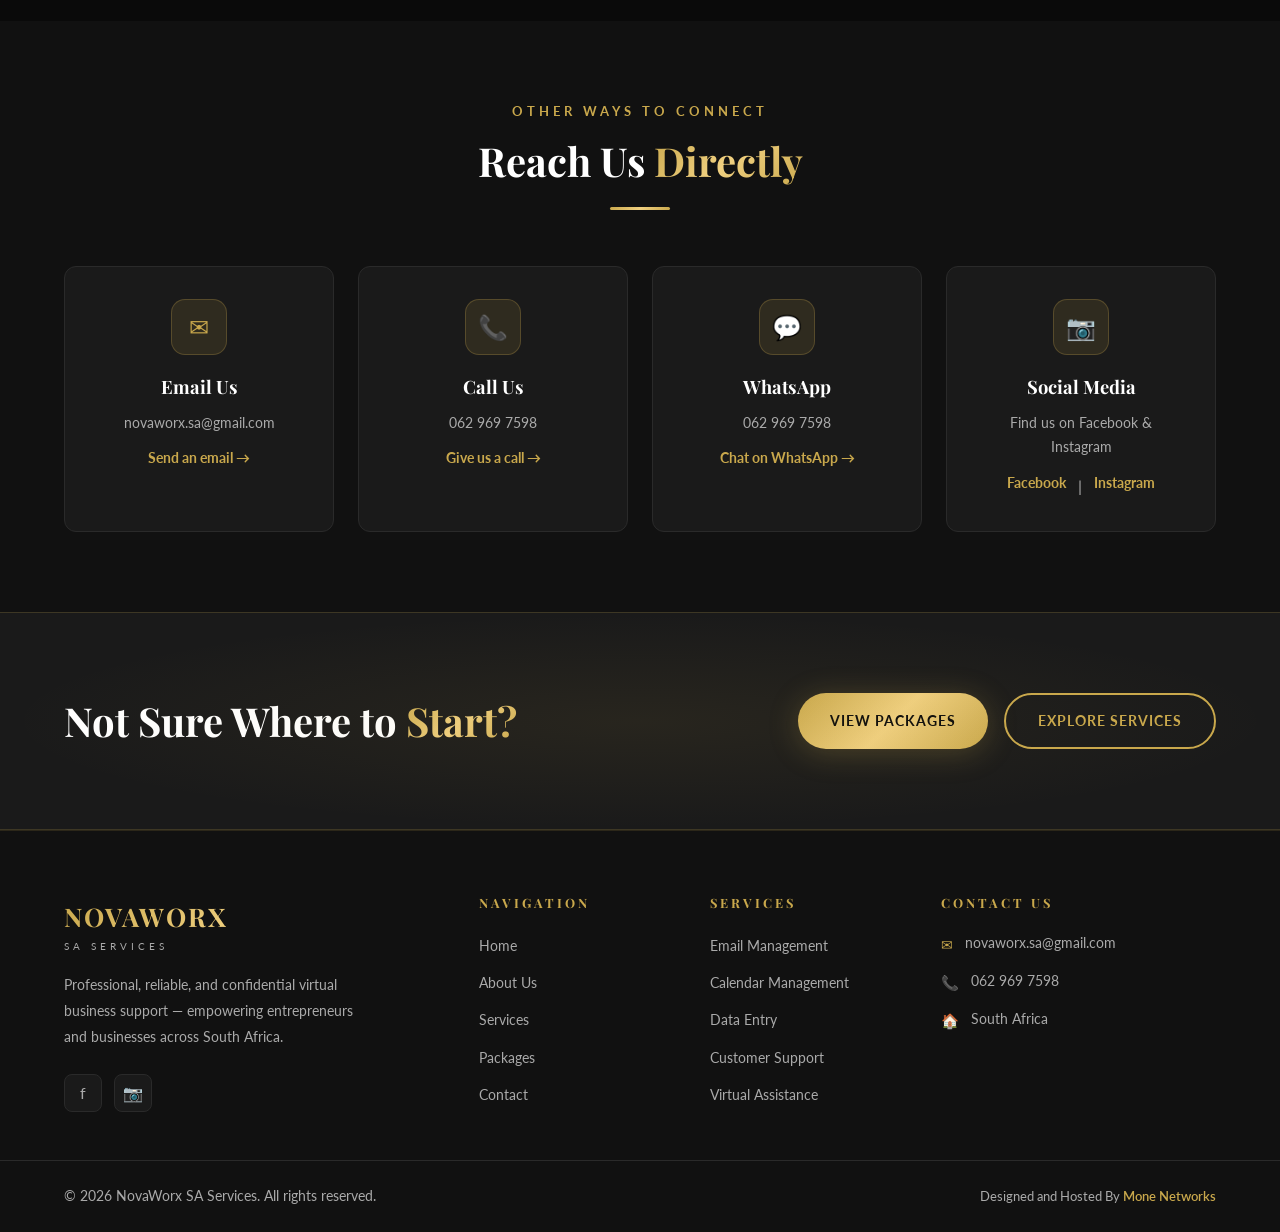
<file: contact.html>
<!DOCTYPE html>
<html lang="en">
<head>
  <meta charset="UTF-8" />
  <meta name="viewport" content="width=device-width, initial-scale=1.0" />
  <meta name="description" content="Contact NovaWorx SA Services — Get in touch with Samantha for virtual business support enquiries, package information, or to book a consultation." />
  <title>Contact Us | NovaWorx SA Services</title>
  <link rel="preconnect" href="https://fonts.googleapis.com" />
  <link rel="preconnect" href="https://fonts.gstatic.com" crossorigin />
  <link href="https://fonts.googleapis.com/css2?family=Playfair+Display:wght@400;600;700;900&family=Lato:wght@300;400;700;900&display=swap" rel="stylesheet" />
  <link rel="stylesheet" href="css/style.css" />
</head>
<body>

  <!-- ========== NAVBAR ========== -->
  <nav class="navbar" id="navbar">
    <div class="container">
      <div class="nav-inner">
        <a href="index.html" class="nav-logo">
          <span class="logo-name">NOVAWORX</span>
          <span class="logo-sub">SA Services</span>
        </a>
        <ul class="nav-links" id="navLinks">
          <li><a href="index.html">Home</a></li>
          <li><a href="about.html">About</a></li>
          <li><a href="services.html">Services</a></li>
          <li><a href="packages.html">Packages</a></li>
          <li><a href="contact.html" class="active">Contact</a></li>
        </ul>
        <div class="nav-cta">
          <a href="contact.html" class="btn btn-primary">Get Started</a>
          <button class="hamburger" id="hamburger" aria-label="Toggle menu">
            <span></span><span></span><span></span>
          </button>
        </div>
      </div>
    </div>
  </nav>

  <!-- ========== PAGE HERO ========== -->
  <section class="page-hero">
    <div class="container">
      <span class="section-label" style="display:block;text-align:center;margin-bottom:0.75rem;">Get In Touch</span>
      <h1>Contact <span class="gold-text">NovaWorx SA</span></h1>
      <div class="divider"></div>
      <p style="color:var(--text-secondary);max-width:560px;margin:1rem auto 0;text-align:center;font-size:1.05rem;">
        Ready to get professional support for your business? We'd love to hear from you. Reach out today and let's talk.
      </p>
    </div>
  </section>

  <!-- ========== CONTACT SECTION ========== -->
  <section class="section">
    <div class="container">
      <div class="contact-grid">

        <!-- Contact Details -->
        <div class="fade-in">
          <span class="section-label">Contact Information</span>
          <h2 style="margin-bottom:1rem;">Let's Start a <span class="gold-text">Conversation</span></h2>
          <div class="divider divider-left"></div>
          <p style="color:var(--text-secondary);margin-bottom:2.5rem;font-size:0.95rem;">
            Whether you have questions about our services, want to discuss a package, or are ready to get started — we're here and happy to help.
          </p>

          <div class="contact-info">
            <div class="contact-item">
              <div class="contact-icon">&#9993;</div>
              <div>
                <h4>Email Address</h4>
                <a href="mailto:novaworx.sa@gmail.com">novaworx.sa@gmail.com</a>
              </div>
            </div>
            <div class="contact-item">
              <div class="contact-icon">&#128222;</div>
              <div>
                <h4>Phone / WhatsApp</h4>
                <a href="tel:+27629697598">062 969 7598</a>
                <p style="font-size:0.8rem;color:var(--text-muted);margin-top:0.2rem;">Available Mon–Fri, 08:00–17:00 SAST</p>
              </div>
            </div>
            <div class="contact-item">
              <div class="contact-icon">&#127968;</div>
              <div>
                <h4>Location</h4>
                <p>South Africa</p>
                <p style="font-size:0.8rem;color:var(--text-muted);margin-top:0.2rem;">Virtual support available nationwide</p>
              </div>
            </div>
            <div class="contact-item">
              <div class="contact-icon">&#128247;</div>
              <div>
                <h4>Social Media</h4>
                <div class="social-links">
                  <a href="#" class="social-link">
                    <span>f</span> Facebook
                  </a>
                  <a href="#" class="social-link">
                    <span>&#128247;</span> Instagram
                  </a>
                </div>
              </div>
            </div>
          </div>

          <!-- Response time note -->
          <div style="margin-top:2.5rem;padding:1.5rem;background:rgba(201,168,76,0.08);border:1px solid rgba(201,168,76,0.2);border-radius:var(--radius);">
            <div style="display:flex;align-items:flex-start;gap:0.75rem;">
              <span style="color:var(--gold);font-size:1.3rem;flex-shrink:0;">&#9889;</span>
              <div>
                <strong style="color:var(--gold-light);font-size:0.9rem;display:block;margin-bottom:0.3rem;">Quick Response Guaranteed</strong>
                <p style="color:var(--text-muted);font-size:0.85rem;line-height:1.7;">We respond to all enquiries within 24 business hours. For urgent matters, WhatsApp is the fastest way to reach us.</p>
              </div>
            </div>
          </div>
        </div>

        <!-- Contact Form -->
        <div class="fade-in fade-in-delay-2">
          <div class="contact-form-wrap">
            <h3 style="margin-bottom:0.5rem;">Send Us a <span class="gold-text">Message</span></h3>
            <p style="color:var(--text-muted);font-size:0.9rem;margin-bottom:2rem;">Fill in the form below and we'll get back to you as soon as possible.</p>

            <form id="contactForm" novalidate>
              <div class="form-row">
                <div class="form-group">
                  <label for="firstName">First Name *</label>
                  <input type="text" id="firstName" name="firstName" placeholder="Your first name" required autocomplete="given-name" />
                </div>
                <div class="form-group">
                  <label for="lastName">Last Name *</label>
                  <input type="text" id="lastName" name="lastName" placeholder="Your last name" required autocomplete="family-name" />
                </div>
              </div>

              <div class="form-group">
                <label for="email">Email Address *</label>
                <input type="email" id="email" name="email" placeholder="your@email.com" required autocomplete="email" />
              </div>

              <div class="form-group">
                <label for="phone">Phone / WhatsApp</label>
                <input type="tel" id="phone" name="phone" placeholder="e.g. 082 123 4567" autocomplete="tel" />
              </div>

              <div class="form-group">
                <label for="business">Business Name</label>
                <input type="text" id="business" name="business" placeholder="Your business or company name" autocomplete="organization" />
              </div>

              <div class="form-group">
                <label for="service">Service of Interest</label>
                <select id="service" name="service">
                  <option value="" disabled selected>Select a service...</option>
                  <option value="email-calendar">Email &amp; Calendar Management</option>
                  <option value="data-entry">Data Entry &amp; Document Organisation</option>
                  <option value="customer-support">Customer Support</option>
                  <option value="virtual-assistance">Virtual Business Assistance</option>
                  <option value="package-starter">Starter Package</option>
                  <option value="package-professional">Professional Package</option>
                  <option value="package-executive">Executive Package</option>
                  <option value="custom">Custom / Unsure — Let's Discuss</option>
                </select>
              </div>

              <div class="form-group">
                <label for="message">Your Message *</label>
                <textarea id="message" name="message" placeholder="Tell us a little about your business and what support you're looking for..." required></textarea>
              </div>

              <div class="form-group" style="margin-bottom:0;">
                <button type="submit" class="btn btn-primary" style="width:100%;justify-content:center;font-size:1rem;padding:1rem 2rem;">
                  Send Message &#8594;
                </button>
              </div>
            </form>

            <div class="form-success" id="formSuccess">
              <div class="checkmark">&#10003;</div>
              <h3 style="margin-bottom:0.75rem;">Message <span class="gold-text">Sent!</span></h3>
              <p style="color:var(--text-muted);">Thank you for reaching out. We'll be in touch within 24 business hours.</p>
            </div>

            <p style="font-size:0.75rem;color:#555;margin-top:1.5rem;text-align:center;">
              * Required fields. Your information is kept strictly confidential and will never be shared with third parties.
            </p>
          </div>
        </div>

      </div>
    </div>
  </section>

  <!-- ========== QUICK CONNECT ========== -->
  <section class="section bg-alt">
    <div class="container">
      <div class="section-header fade-in">
        <span class="section-label">Other Ways to Connect</span>
        <h2>Reach Us <span class="gold-text">Directly</span></h2>
        <div class="divider"></div>
      </div>
      <div style="display:grid;grid-template-columns:repeat(auto-fit,minmax(240px,1fr));gap:1.5rem;">
        <a href="mailto:novaworx.sa@gmail.com" class="service-card fade-in fade-in-delay-1" style="text-align:center;text-decoration:none;">
          <div class="service-icon" style="margin:0 auto 1.25rem;">&#9993;</div>
          <h3>Email Us</h3>
          <p>novaworx.sa@gmail.com</p>
          <p style="color:var(--gold);font-size:0.85rem;margin-top:0.75rem;font-weight:700;">Send an email &rarr;</p>
        </a>
        <a href="tel:+27629697598" class="service-card fade-in fade-in-delay-2" style="text-align:center;text-decoration:none;">
          <div class="service-icon" style="margin:0 auto 1.25rem;">&#128222;</div>
          <h3>Call Us</h3>
          <p>062 969 7598</p>
          <p style="color:var(--gold);font-size:0.85rem;margin-top:0.75rem;font-weight:700;">Give us a call &rarr;</p>
        </a>
        <a href="https://wa.me/27629697598" target="_blank" rel="noopener noreferrer" class="service-card fade-in fade-in-delay-3" style="text-align:center;text-decoration:none;">
          <div class="service-icon" style="margin:0 auto 1.25rem;">&#128172;</div>
          <h3>WhatsApp</h3>
          <p>062 969 7598</p>
          <p style="color:var(--gold);font-size:0.85rem;margin-top:0.75rem;font-weight:700;">Chat on WhatsApp &rarr;</p>
        </a>
        <div class="service-card fade-in fade-in-delay-4" style="text-align:center;">
          <div class="service-icon" style="margin:0 auto 1.25rem;">&#128247;</div>
          <h3>Social Media</h3>
          <p>Find us on Facebook &amp; Instagram</p>
          <div style="display:flex;justify-content:center;gap:0.75rem;margin-top:0.75rem;">
            <a href="#" style="color:var(--gold);font-size:0.85rem;font-weight:700;">Facebook</a>
            <span style="color:var(--text-muted);">|</span>
            <a href="#" style="color:var(--gold);font-size:0.85rem;font-weight:700;">Instagram</a>
          </div>
        </div>
      </div>
    </div>
  </section>

  <!-- ========== CTA ========== -->
  <section class="section cta-banner">
    <div class="container">
      <div class="cta-inner">
        <h2>Not Sure Where to <span class="gold-text">Start?</span></h2>
        <div class="cta-actions">
          <a href="packages.html" class="btn btn-primary">View Packages</a>
          <a href="services.html" class="btn btn-outline">Explore Services</a>
        </div>
      </div>
    </div>
  </section>

  <!-- ========== FOOTER ========== -->
  <footer class="footer">
    <div class="container">
      <div class="footer-grid">
        <div class="footer-brand">
          <span class="logo-name">NOVAWORX</span>
          <span class="logo-sub">SA Services</span>
          <p>Professional, reliable, and confidential virtual business support — empowering entrepreneurs and businesses across South Africa.</p>
          <div class="footer-socials">
            <a href="#" class="footer-social" aria-label="Facebook">f</a>
            <a href="#" class="footer-social" aria-label="Instagram">&#128247;</a>
          </div>
        </div>
        <div class="footer-col">
          <h5>Navigation</h5>
          <ul class="footer-links">
            <li><a href="index.html">Home</a></li>
            <li><a href="about.html">About Us</a></li>
            <li><a href="services.html">Services</a></li>
            <li><a href="packages.html">Packages</a></li>
            <li><a href="contact.html">Contact</a></li>
          </ul>
        </div>
        <div class="footer-col">
          <h5>Services</h5>
          <ul class="footer-links">
            <li><a href="services.html">Email Management</a></li>
            <li><a href="services.html">Calendar Management</a></li>
            <li><a href="services.html">Data Entry</a></li>
            <li><a href="services.html">Customer Support</a></li>
            <li><a href="services.html">Virtual Assistance</a></li>
          </ul>
        </div>
        <div class="footer-col">
          <h5>Contact Us</h5>
          <div class="footer-contact-list">
            <div class="footer-contact-item">
              <span>&#9993;</span>
              <a href="mailto:novaworx.sa@gmail.com">novaworx.sa@gmail.com</a>
            </div>
            <div class="footer-contact-item">
              <span>&#128222;</span>
              <a href="tel:+27629697598">062 969 7598</a>
            </div>
            <div class="footer-contact-item">
              <span>&#127968;</span>
              <span>South Africa</span>
            </div>
          </div>
        </div>
      </div>
    </div>
    <div class="footer-bottom">
      <div class="container">
        <div class="footer-bottom-inner">
          <p class="footer-copyright">&copy; 2026 NovaWorx SA Services. All rights reserved.</p>
          <p class="footer-designed">Designed and Hosted By <a href="https://www.monenetworks.co.za" target="_blank" rel="noopener noreferrer">Mone Networks</a></p>
        </div>
      </div>
    </div>
  </footer>

  <button class="scroll-top" id="scrollTop" aria-label="Back to top">&#8679;</button>
  <script src="js/main.js"></script>
</body>
</html>
</file>
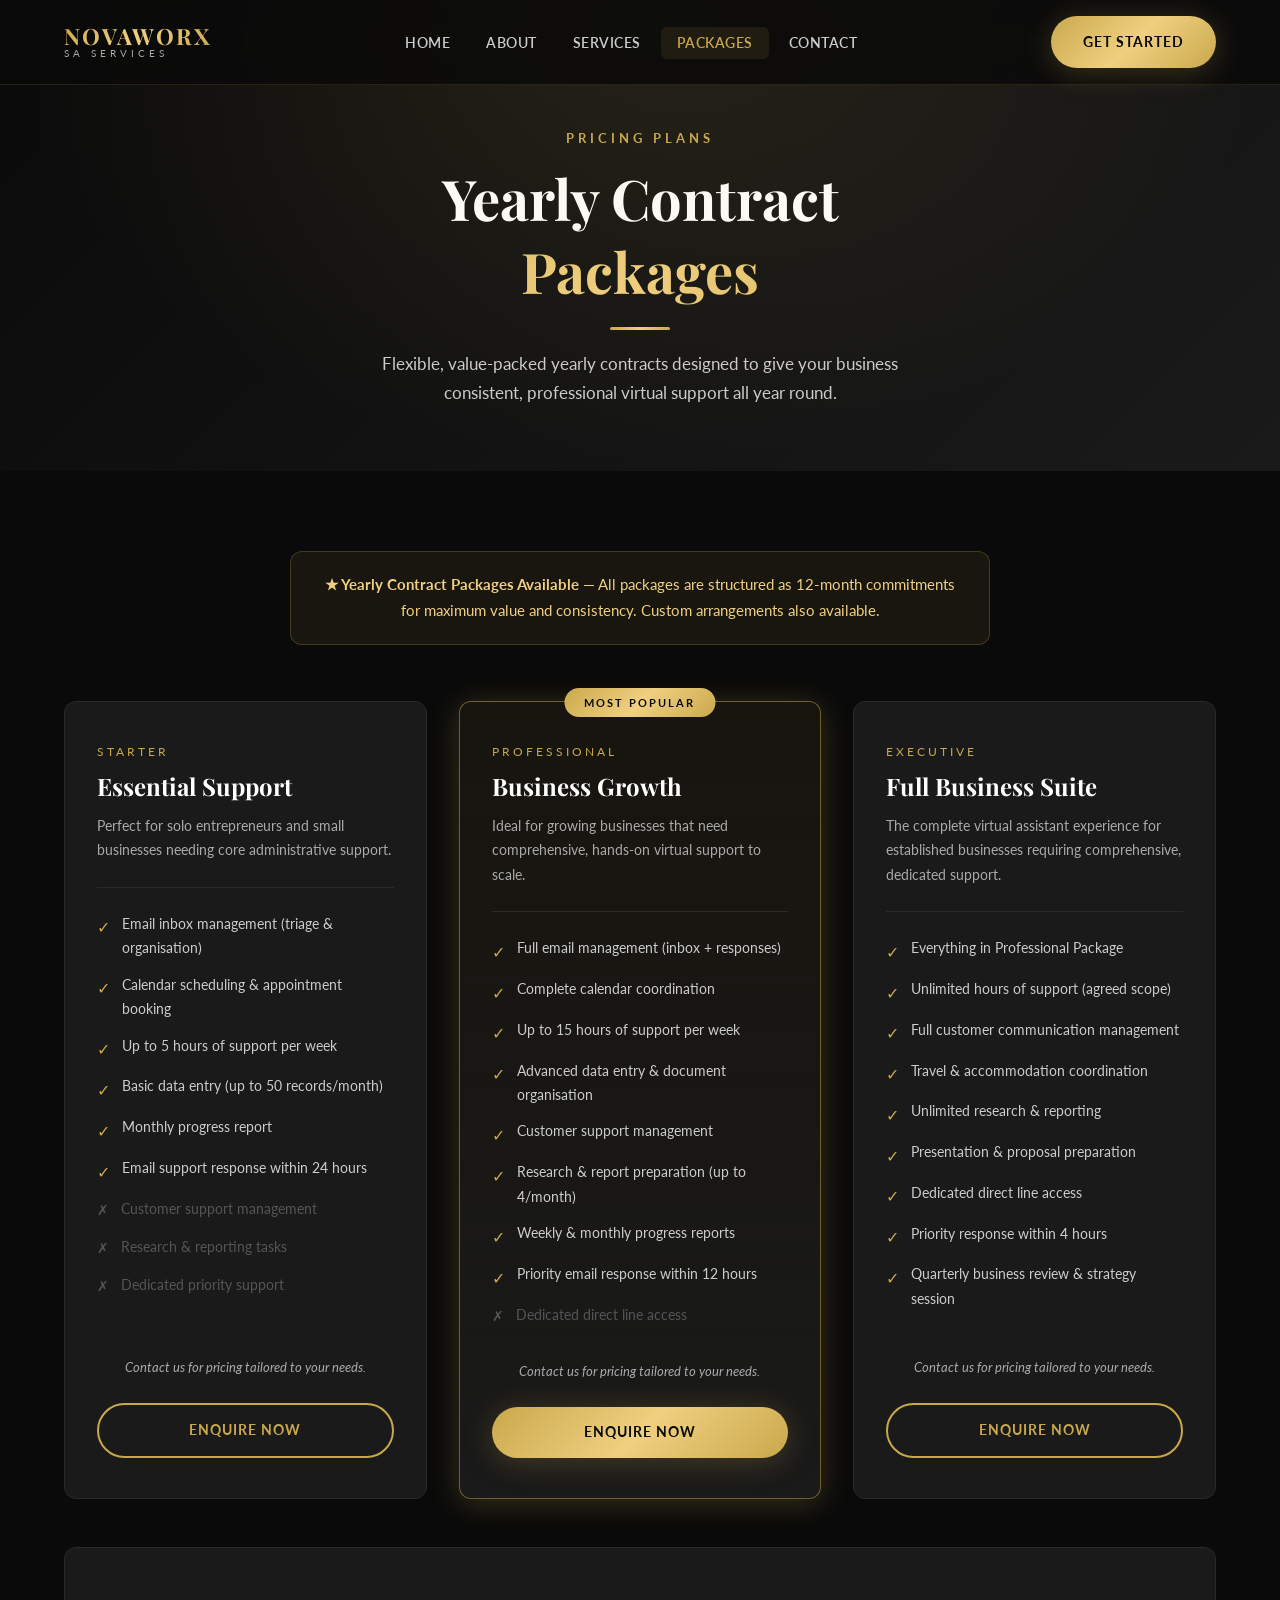
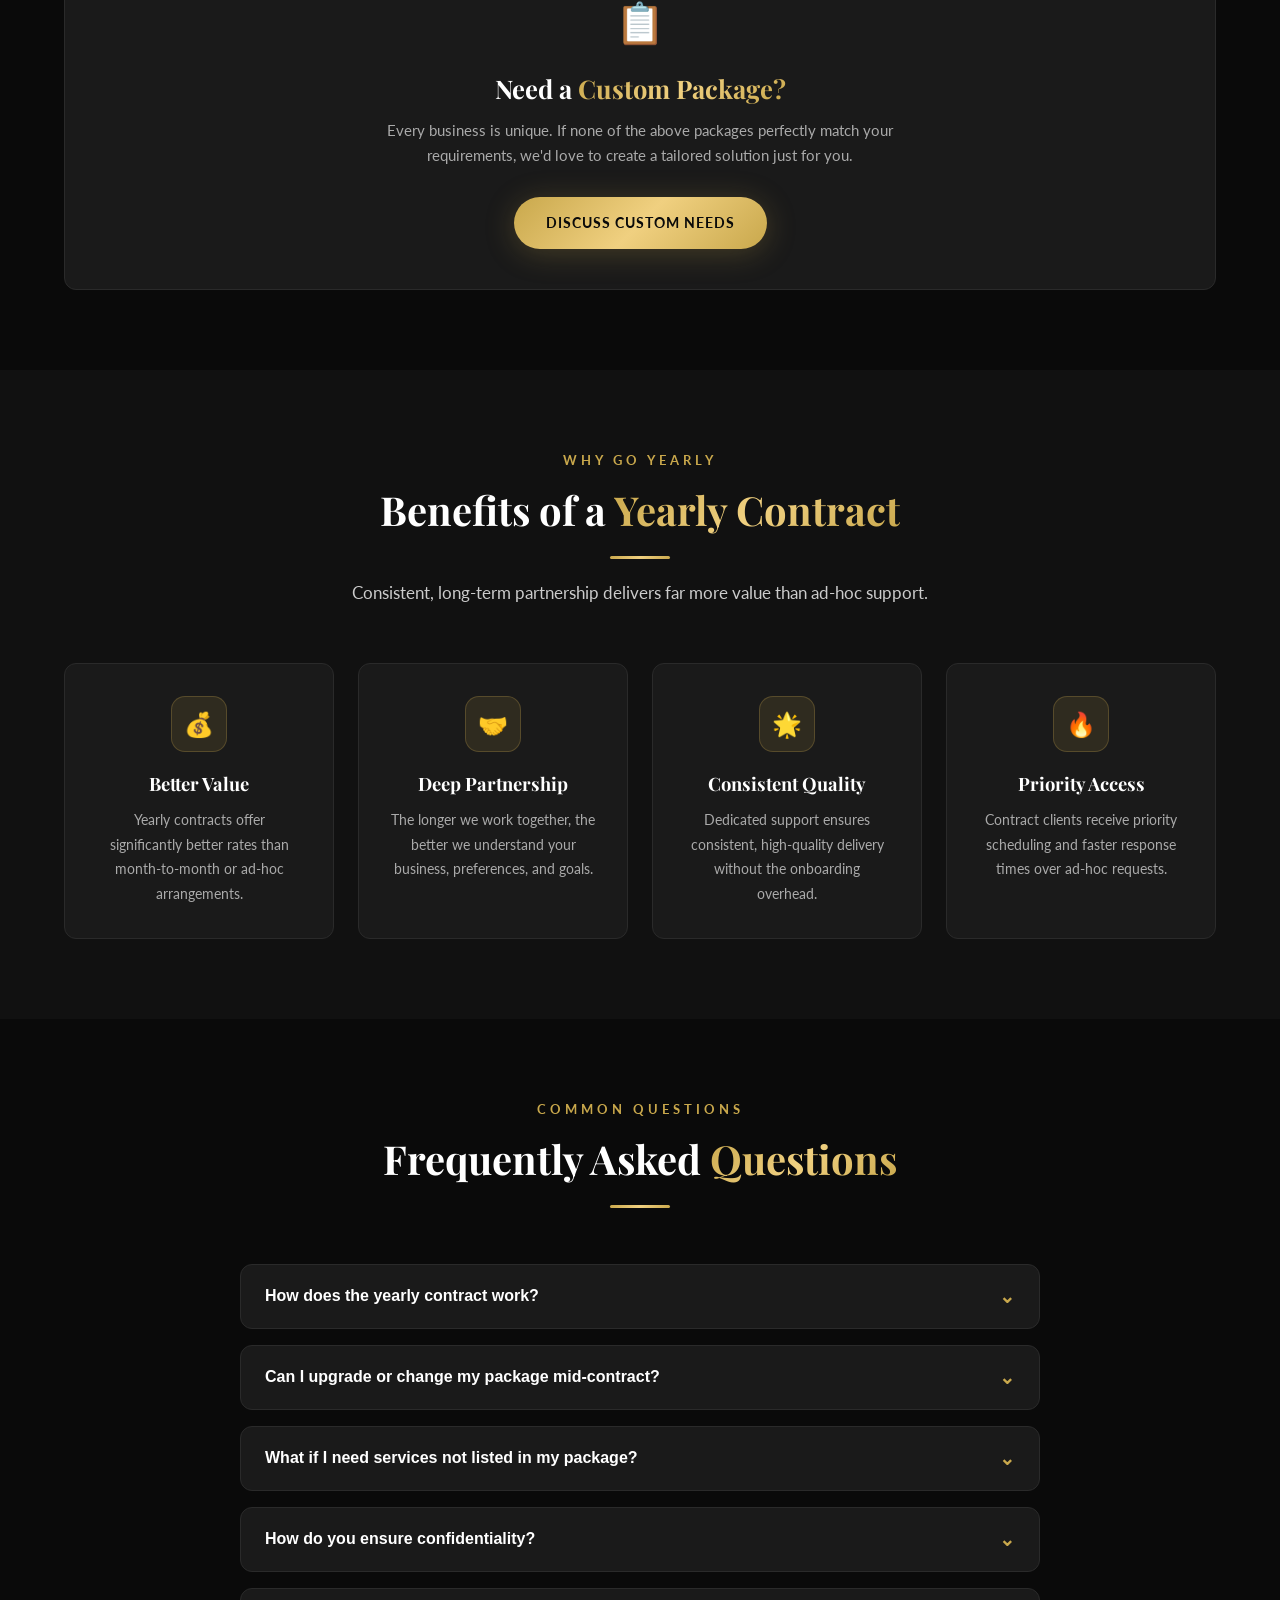
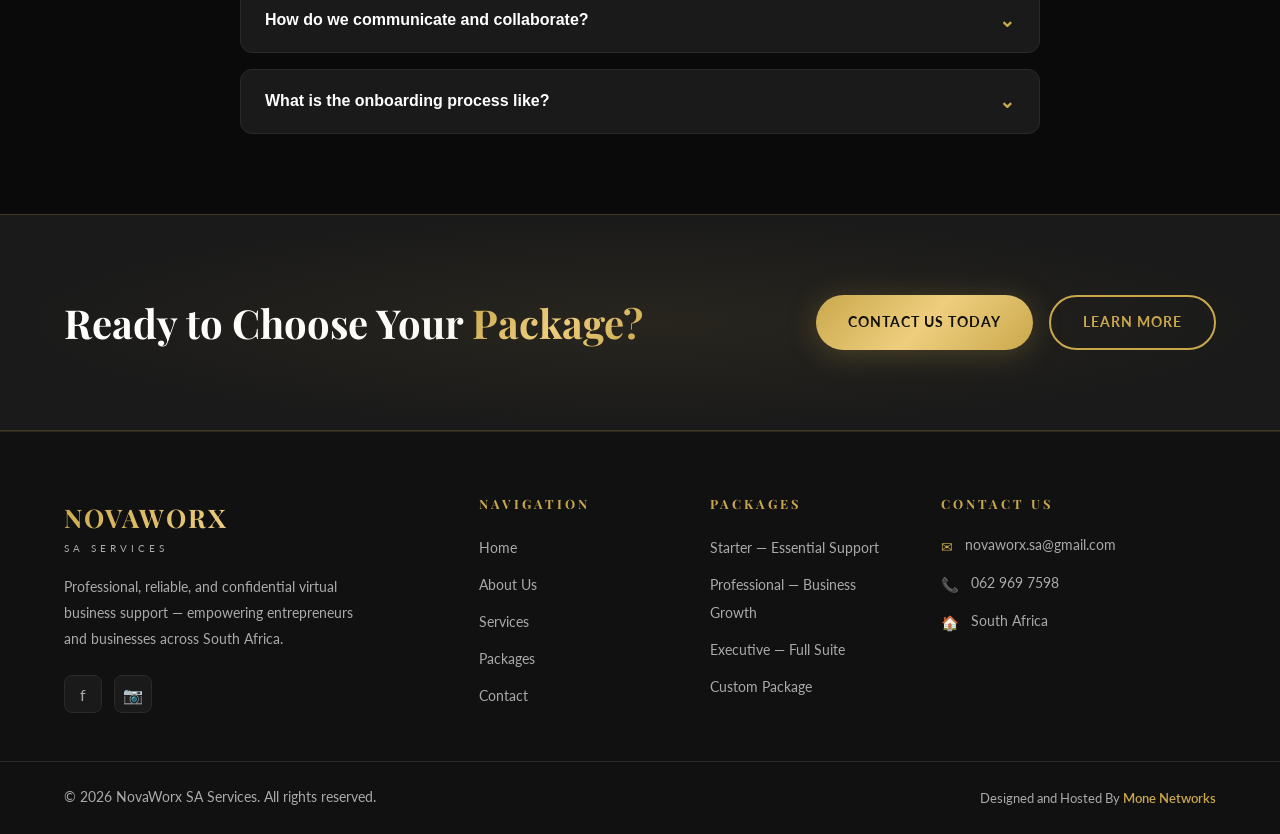
<file: packages.html>
<!DOCTYPE html>
<html lang="en">
<head>
  <meta charset="UTF-8" />
  <meta name="viewport" content="width=device-width, initial-scale=1.0" />
  <meta name="description" content="NovaWorx SA Services — Yearly contract packages for virtual business support. Choose the right plan for your business." />
  <title>Packages | NovaWorx SA Services</title>
  <link rel="preconnect" href="https://fonts.googleapis.com" />
  <link rel="preconnect" href="https://fonts.gstatic.com" crossorigin />
  <link href="https://fonts.googleapis.com/css2?family=Playfair+Display:wght@400;600;700;900&family=Lato:wght@300;400;700;900&display=swap" rel="stylesheet" />
  <link rel="stylesheet" href="css/style.css" />
</head>
<body>

  <!-- ========== NAVBAR ========== -->
  <nav class="navbar" id="navbar">
    <div class="container">
      <div class="nav-inner">
        <a href="index.html" class="nav-logo">
          <span class="logo-name">NOVAWORX</span>
          <span class="logo-sub">SA Services</span>
        </a>
        <ul class="nav-links" id="navLinks">
          <li><a href="index.html">Home</a></li>
          <li><a href="about.html">About</a></li>
          <li><a href="services.html">Services</a></li>
          <li><a href="packages.html" class="active">Packages</a></li>
          <li><a href="contact.html">Contact</a></li>
        </ul>
        <div class="nav-cta">
          <a href="contact.html" class="btn btn-primary">Get Started</a>
          <button class="hamburger" id="hamburger" aria-label="Toggle menu">
            <span></span><span></span><span></span>
          </button>
        </div>
      </div>
    </div>
  </nav>

  <!-- ========== PAGE HERO ========== -->
  <section class="page-hero">
    <div class="container">
      <span class="section-label" style="display:block;text-align:center;margin-bottom:0.75rem;">Pricing Plans</span>
      <h1>Yearly Contract <span class="gold-text">Packages</span></h1>
      <div class="divider"></div>
      <p style="color:var(--text-secondary);max-width:580px;margin:1rem auto 0;text-align:center;font-size:1.05rem;">
        Flexible, value-packed yearly contracts designed to give your business consistent, professional virtual support all year round.
      </p>
    </div>
  </section>

  <!-- ========== PACKAGES ========== -->
  <section class="section">
    <div class="container">

      <!-- Packages note -->
      <div class="fade-in" style="background:rgba(201,168,76,0.08);border:1px solid rgba(201,168,76,0.25);border-radius:var(--radius);padding:1.25rem 1.75rem;text-align:center;margin-bottom:3.5rem;max-width:700px;margin-left:auto;margin-right:auto;">
        <p style="color:var(--gold-light);font-size:0.95rem;">
          <strong>&#9733; Yearly Contract Packages Available</strong> &mdash; All packages are structured as 12-month commitments for maximum value and consistency. Custom arrangements also available.
        </p>
      </div>

      <div class="packages-grid">

        <!-- STARTER -->
        <div class="package-card fade-in fade-in-delay-1">
          <div class="package-tier">Starter</div>
          <h3>Essential Support</h3>
          <p class="package-desc">Perfect for solo entrepreneurs and small businesses needing core administrative support.</p>
          <div class="package-divider"></div>
          <ul class="package-features">
            <li class="package-feature">
              <span class="check">&#10003;</span>
              <span>Email inbox management (triage &amp; organisation)</span>
            </li>
            <li class="package-feature">
              <span class="check">&#10003;</span>
              <span>Calendar scheduling &amp; appointment booking</span>
            </li>
            <li class="package-feature">
              <span class="check">&#10003;</span>
              <span>Up to 5 hours of support per week</span>
            </li>
            <li class="package-feature">
              <span class="check">&#10003;</span>
              <span>Basic data entry (up to 50 records/month)</span>
            </li>
            <li class="package-feature">
              <span class="check">&#10003;</span>
              <span>Monthly progress report</span>
            </li>
            <li class="package-feature">
              <span class="check">&#10003;</span>
              <span>Email support response within 24 hours</span>
            </li>
            <li class="package-feature">
              <span class="cross">&#10007;</span>
              <span style="color:#555;">Customer support management</span>
            </li>
            <li class="package-feature">
              <span class="cross">&#10007;</span>
              <span style="color:#555;">Research &amp; reporting tasks</span>
            </li>
            <li class="package-feature">
              <span class="cross">&#10007;</span>
              <span style="color:#555;">Dedicated priority support</span>
            </li>
          </ul>
          <p class="package-note">Contact us for pricing tailored to your needs.</p>
          <a href="contact.html" class="btn btn-outline" style="width:100%;justify-content:center;">Enquire Now</a>
        </div>

        <!-- PROFESSIONAL (FEATURED) -->
        <div class="package-card featured fade-in fade-in-delay-2">
          <div class="package-badge">Most Popular</div>
          <div class="package-tier">Professional</div>
          <h3>Business Growth</h3>
          <p class="package-desc">Ideal for growing businesses that need comprehensive, hands-on virtual support to scale.</p>
          <div class="package-divider"></div>
          <ul class="package-features">
            <li class="package-feature">
              <span class="check">&#10003;</span>
              <span>Full email management (inbox + responses)</span>
            </li>
            <li class="package-feature">
              <span class="check">&#10003;</span>
              <span>Complete calendar coordination</span>
            </li>
            <li class="package-feature">
              <span class="check">&#10003;</span>
              <span>Up to 15 hours of support per week</span>
            </li>
            <li class="package-feature">
              <span class="check">&#10003;</span>
              <span>Advanced data entry &amp; document organisation</span>
            </li>
            <li class="package-feature">
              <span class="check">&#10003;</span>
              <span>Customer support management</span>
            </li>
            <li class="package-feature">
              <span class="check">&#10003;</span>
              <span>Research &amp; report preparation (up to 4/month)</span>
            </li>
            <li class="package-feature">
              <span class="check">&#10003;</span>
              <span>Weekly &amp; monthly progress reports</span>
            </li>
            <li class="package-feature">
              <span class="check">&#10003;</span>
              <span>Priority email response within 12 hours</span>
            </li>
            <li class="package-feature">
              <span class="cross">&#10007;</span>
              <span style="color:#555;">Dedicated direct line access</span>
            </li>
          </ul>
          <p class="package-note">Contact us for pricing tailored to your needs.</p>
          <a href="contact.html" class="btn btn-primary" style="width:100%;justify-content:center;">Enquire Now</a>
        </div>

        <!-- EXECUTIVE -->
        <div class="package-card fade-in fade-in-delay-3">
          <div class="package-tier">Executive</div>
          <h3>Full Business Suite</h3>
          <p class="package-desc">The complete virtual assistant experience for established businesses requiring comprehensive, dedicated support.</p>
          <div class="package-divider"></div>
          <ul class="package-features">
            <li class="package-feature">
              <span class="check">&#10003;</span>
              <span>Everything in Professional Package</span>
            </li>
            <li class="package-feature">
              <span class="check">&#10003;</span>
              <span>Unlimited hours of support (agreed scope)</span>
            </li>
            <li class="package-feature">
              <span class="check">&#10003;</span>
              <span>Full customer communication management</span>
            </li>
            <li class="package-feature">
              <span class="check">&#10003;</span>
              <span>Travel &amp; accommodation coordination</span>
            </li>
            <li class="package-feature">
              <span class="check">&#10003;</span>
              <span>Unlimited research &amp; reporting</span>
            </li>
            <li class="package-feature">
              <span class="check">&#10003;</span>
              <span>Presentation &amp; proposal preparation</span>
            </li>
            <li class="package-feature">
              <span class="check">&#10003;</span>
              <span>Dedicated direct line access</span>
            </li>
            <li class="package-feature">
              <span class="check">&#10003;</span>
              <span>Priority response within 4 hours</span>
            </li>
            <li class="package-feature">
              <span class="check">&#10003;</span>
              <span>Quarterly business review &amp; strategy session</span>
            </li>
          </ul>
          <p class="package-note">Contact us for pricing tailored to your needs.</p>
          <a href="contact.html" class="btn btn-outline" style="width:100%;justify-content:center;">Enquire Now</a>
        </div>

      </div>

      <!-- Custom note -->
      <div class="fade-in" style="text-align:center;margin-top:3rem;padding:2.5rem;background:var(--black-card);border:1px solid var(--black-border);border-radius:var(--radius);">
        <div style="font-size:2.5rem;margin-bottom:1rem;">&#128203;</div>
        <h3 style="margin-bottom:0.75rem;">Need a <span class="gold-text">Custom Package?</span></h3>
        <p style="color:var(--text-muted);max-width:520px;margin:0 auto 1.75rem;font-size:0.95rem;">
          Every business is unique. If none of the above packages perfectly match your requirements, we'd love to create a tailored solution just for you.
        </p>
        <a href="contact.html" class="btn btn-primary">Discuss Custom Needs</a>
      </div>

    </div>
  </section>

  <!-- ========== VALUE COMPARISON ========== -->
  <section class="section bg-alt">
    <div class="container">
      <div class="section-header fade-in">
        <span class="section-label">Why Go Yearly</span>
        <h2>Benefits of a <span class="gold-text">Yearly Contract</span></h2>
        <div class="divider"></div>
        <p>Consistent, long-term partnership delivers far more value than ad-hoc support.</p>
      </div>
      <div style="display:grid;grid-template-columns:repeat(auto-fit,minmax(220px,1fr));gap:1.5rem;">
        <div class="service-card fade-in fade-in-delay-1" style="text-align:center;">
          <div class="service-icon" style="margin:0 auto 1.25rem;">&#128176;</div>
          <h3>Better Value</h3>
          <p>Yearly contracts offer significantly better rates than month-to-month or ad-hoc arrangements.</p>
        </div>
        <div class="service-card fade-in fade-in-delay-2" style="text-align:center;">
          <div class="service-icon" style="margin:0 auto 1.25rem;">&#129309;</div>
          <h3>Deep Partnership</h3>
          <p>The longer we work together, the better we understand your business, preferences, and goals.</p>
        </div>
        <div class="service-card fade-in fade-in-delay-3" style="text-align:center;">
          <div class="service-icon" style="margin:0 auto 1.25rem;">&#127775;</div>
          <h3>Consistent Quality</h3>
          <p>Dedicated support ensures consistent, high-quality delivery without the onboarding overhead.</p>
        </div>
        <div class="service-card fade-in fade-in-delay-4" style="text-align:center;">
          <div class="service-icon" style="margin:0 auto 1.25rem;">&#128293;</div>
          <h3>Priority Access</h3>
          <p>Contract clients receive priority scheduling and faster response times over ad-hoc requests.</p>
        </div>
      </div>
    </div>
  </section>

  <!-- ========== FAQ ========== -->
  <section class="section">
    <div class="container">
      <div class="section-header fade-in">
        <span class="section-label">Common Questions</span>
        <h2>Frequently Asked <span class="gold-text">Questions</span></h2>
        <div class="divider"></div>
      </div>
      <div class="faq-list">
        <div class="faq-item fade-in">
          <button class="faq-question">
            How does the yearly contract work?
            <span class="faq-arrow">&#8964;</span>
          </button>
          <div class="faq-answer">
            Our yearly contracts are structured as 12-month agreements that provide you with a fixed scope of support every month. This creates a stable, long-term working relationship and ensures you always have the support you need. All terms and scope are clearly outlined in our service agreement before commencement.
          </div>
        </div>
        <div class="faq-item fade-in">
          <button class="faq-question">
            Can I upgrade or change my package mid-contract?
            <span class="faq-arrow">&#8964;</span>
          </button>
          <div class="faq-answer">
            Yes, we understand that business needs evolve. If you need to upgrade to a higher-tier package during your contract period, we can accommodate that. Downgrading or changing the scope significantly would require discussion and mutual agreement.
          </div>
        </div>
        <div class="faq-item fade-in">
          <button class="faq-question">
            What if I need services not listed in my package?
            <span class="faq-arrow">&#8964;</span>
          </button>
          <div class="faq-answer">
            Ad-hoc tasks outside your package scope can often be accommodated at an agreed additional rate. We're always open to discussing your needs and finding practical solutions. It's best to discuss this with us before assuming something is or isn't included.
          </div>
        </div>
        <div class="faq-item fade-in">
          <button class="faq-question">
            How do you ensure confidentiality?
            <span class="faq-arrow">&#8964;</span>
          </button>
          <div class="faq-answer">
            Confidentiality is a cornerstone of our practice. All client information is handled with strict discretion. We sign a Non-Disclosure Agreement (NDA) at the start of every engagement, and we never share, discuss, or disclose any client business information to third parties.
          </div>
        </div>
        <div class="faq-item fade-in">
          <button class="faq-question">
            How do we communicate and collaborate?
            <span class="faq-arrow">&#8964;</span>
          </button>
          <div class="faq-answer">
            We adapt to your preferred communication tools — whether that's email, WhatsApp, Microsoft Teams, Slack, or Google Meet. We'll agree on a communication protocol during onboarding to ensure smooth, efficient collaboration.
          </div>
        </div>
        <div class="faq-item fade-in">
          <button class="faq-question">
            What is the onboarding process like?
            <span class="faq-arrow">&#8964;</span>
          </button>
          <div class="faq-answer">
            Once the contract is signed, we do a thorough onboarding session to understand your business, systems, workflows, preferences, and communication style. This typically takes 1-2 days, after which we hit the ground running. The goal is to minimise disruption and maximise value from day one.
          </div>
        </div>
      </div>
    </div>
  </section>

  <!-- ========== CTA ========== -->
  <section class="section cta-banner">
    <div class="container">
      <div class="cta-inner">
        <h2>Ready to Choose Your <span class="gold-text">Package?</span></h2>
        <div class="cta-actions">
          <a href="contact.html" class="btn btn-primary">Contact Us Today</a>
          <a href="services.html" class="btn btn-outline">Learn More</a>
        </div>
      </div>
    </div>
  </section>

  <!-- ========== FOOTER ========== -->
  <footer class="footer">
    <div class="container">
      <div class="footer-grid">
        <div class="footer-brand">
          <span class="logo-name">NOVAWORX</span>
          <span class="logo-sub">SA Services</span>
          <p>Professional, reliable, and confidential virtual business support — empowering entrepreneurs and businesses across South Africa.</p>
          <div class="footer-socials">
            <a href="#" class="footer-social" aria-label="Facebook">f</a>
            <a href="#" class="footer-social" aria-label="Instagram">&#128247;</a>
          </div>
        </div>
        <div class="footer-col">
          <h5>Navigation</h5>
          <ul class="footer-links">
            <li><a href="index.html">Home</a></li>
            <li><a href="about.html">About Us</a></li>
            <li><a href="services.html">Services</a></li>
            <li><a href="packages.html">Packages</a></li>
            <li><a href="contact.html">Contact</a></li>
          </ul>
        </div>
        <div class="footer-col">
          <h5>Packages</h5>
          <ul class="footer-links">
            <li><a href="packages.html">Starter — Essential Support</a></li>
            <li><a href="packages.html">Professional — Business Growth</a></li>
            <li><a href="packages.html">Executive — Full Suite</a></li>
            <li><a href="contact.html">Custom Package</a></li>
          </ul>
        </div>
        <div class="footer-col">
          <h5>Contact Us</h5>
          <div class="footer-contact-list">
            <div class="footer-contact-item">
              <span>&#9993;</span>
              <a href="mailto:novaworx.sa@gmail.com">novaworx.sa@gmail.com</a>
            </div>
            <div class="footer-contact-item">
              <span>&#128222;</span>
              <a href="tel:+27629697598">062 969 7598</a>
            </div>
            <div class="footer-contact-item">
              <span>&#127968;</span>
              <span>South Africa</span>
            </div>
          </div>
        </div>
      </div>
    </div>
    <div class="footer-bottom">
      <div class="container">
        <div class="footer-bottom-inner">
          <p class="footer-copyright">&copy; 2026 NovaWorx SA Services. All rights reserved.</p>
          <p class="footer-designed">Designed and Hosted By <a href="https://www.monenetworks.co.za" target="_blank" rel="noopener noreferrer">Mone Networks</a></p>
        </div>
      </div>
    </div>
  </footer>

  <button class="scroll-top" id="scrollTop" aria-label="Back to top">&#8679;</button>
  <script src="js/main.js"></script>
</body>
</html>
</file>
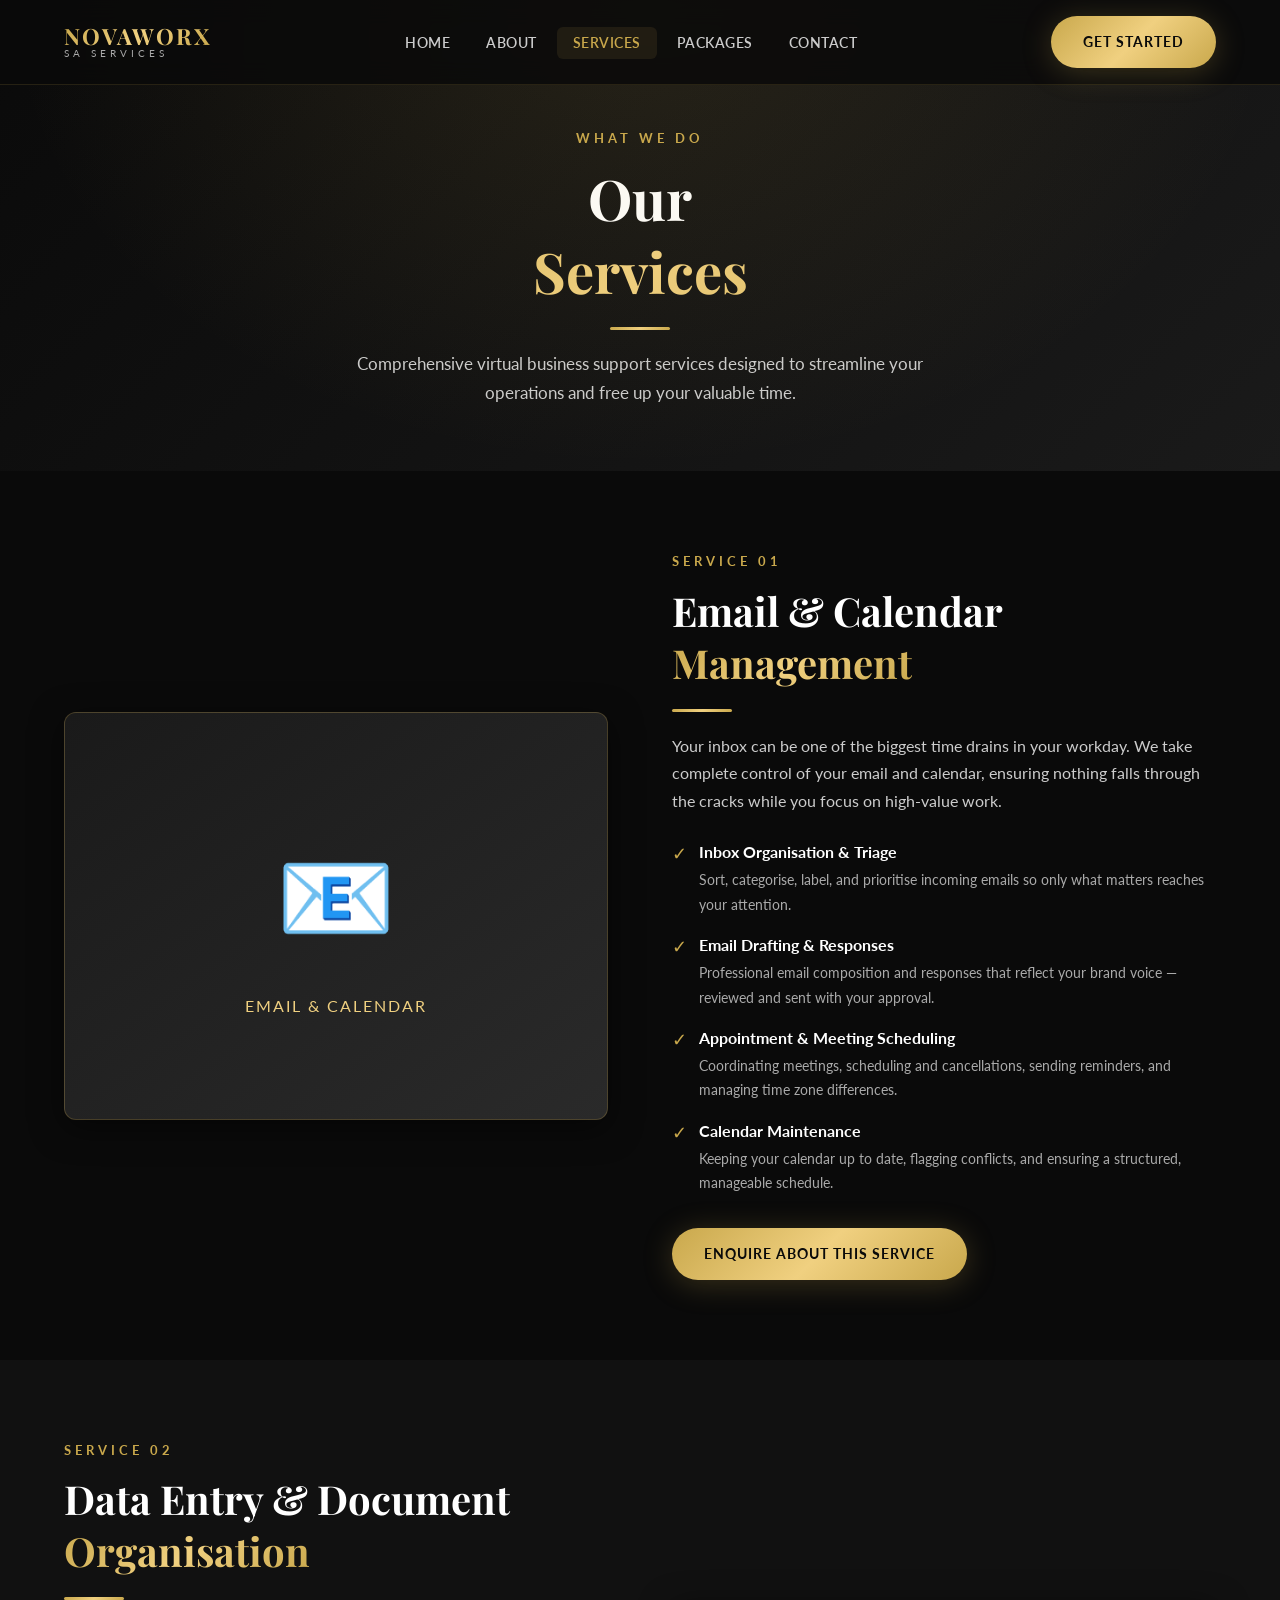
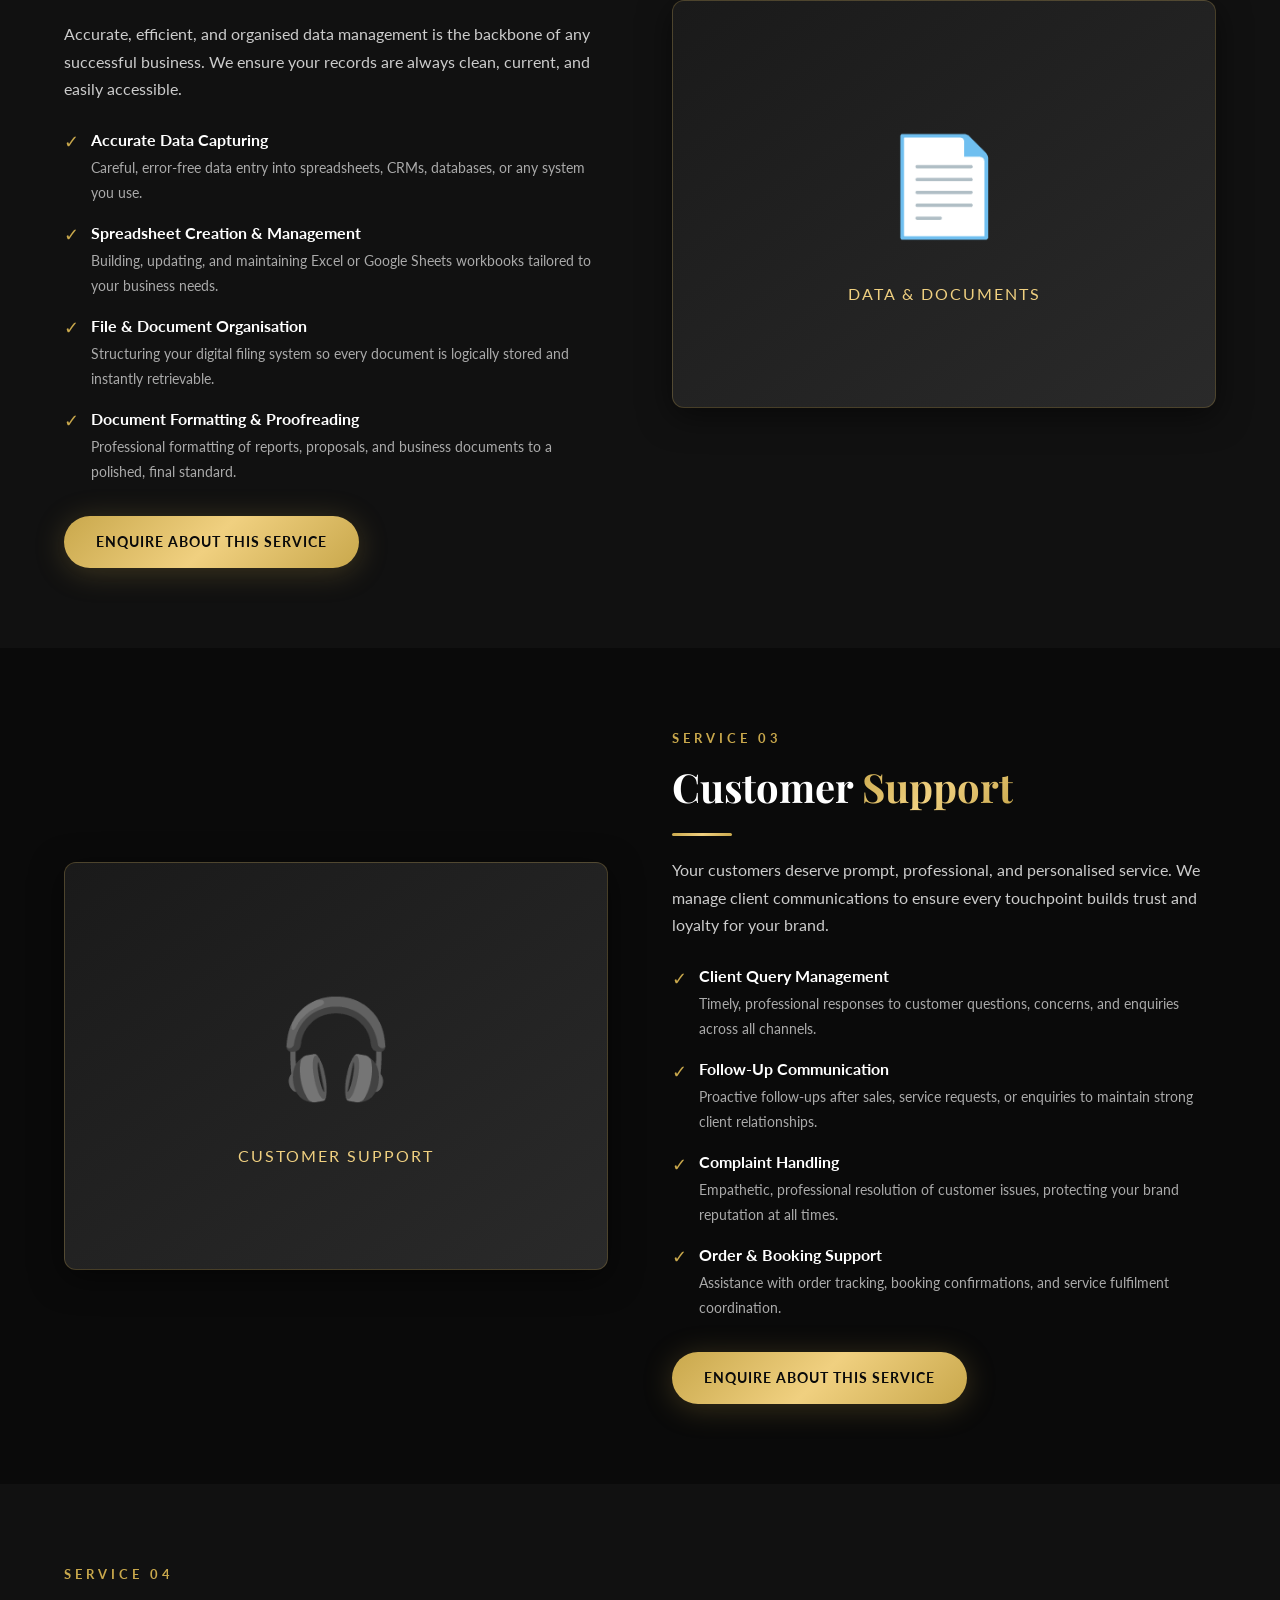
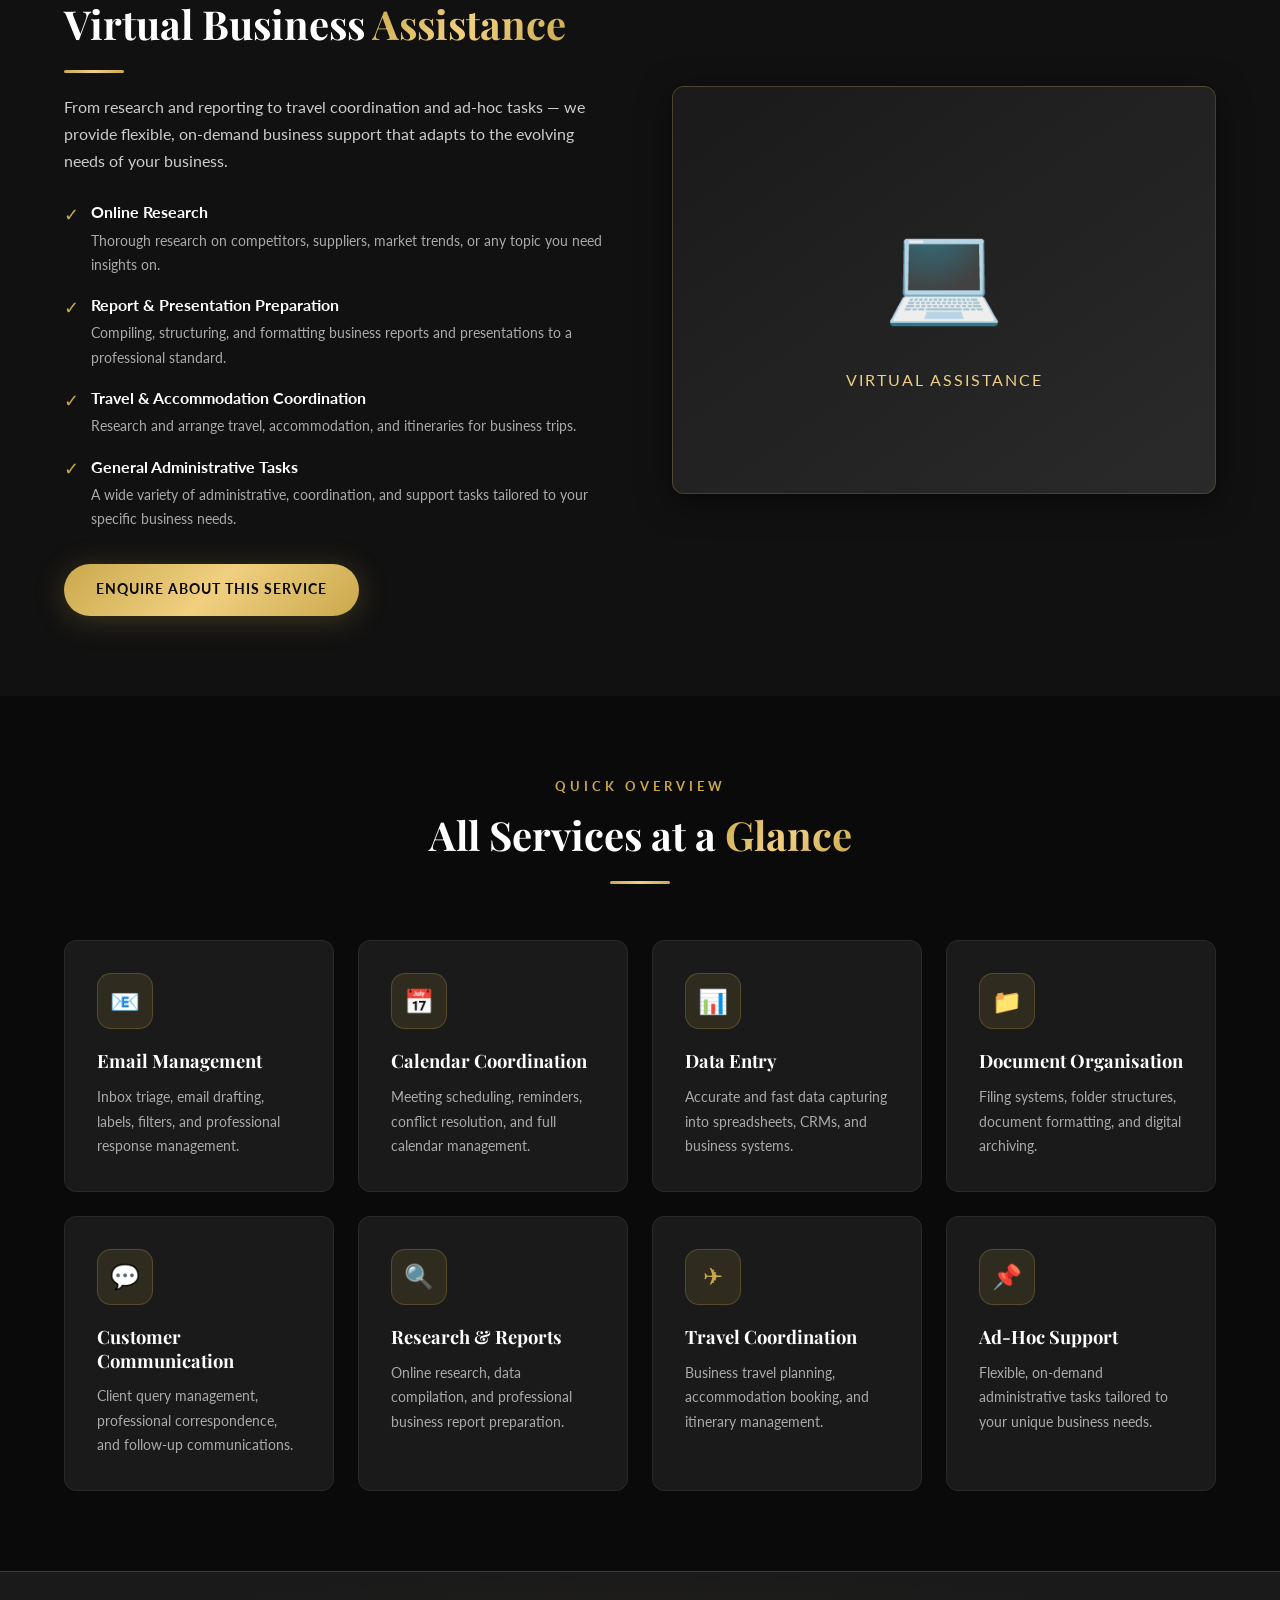
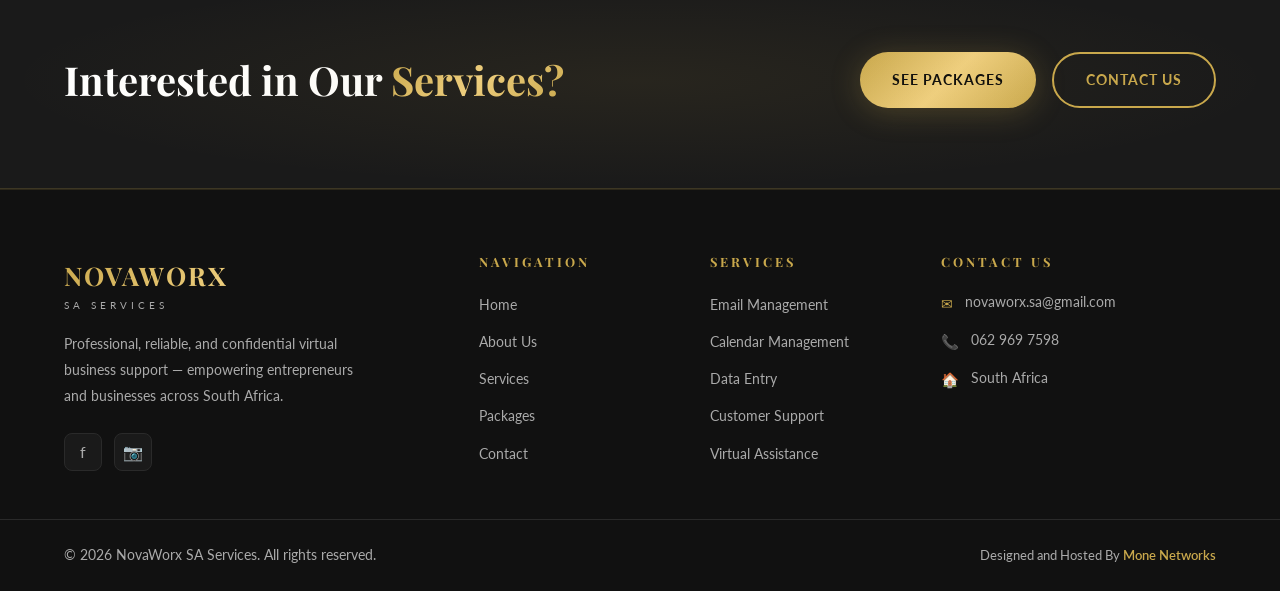
<file: services.html>
<!DOCTYPE html>
<html lang="en">
<head>
  <meta charset="UTF-8" />
  <meta name="viewport" content="width=device-width, initial-scale=1.0" />
  <meta name="description" content="NovaWorx SA Services — Email & Calendar Management, Data Entry, Customer Support, and Virtual Business Assistance in South Africa." />
  <title>Our Services | NovaWorx SA Services</title>
  <link rel="preconnect" href="https://fonts.googleapis.com" />
  <link rel="preconnect" href="https://fonts.gstatic.com" crossorigin />
  <link href="https://fonts.googleapis.com/css2?family=Playfair+Display:wght@400;600;700;900&family=Lato:wght@300;400;700;900&display=swap" rel="stylesheet" />
  <link rel="stylesheet" href="css/style.css" />
</head>
<body>

  <!-- ========== NAVBAR ========== -->
  <nav class="navbar" id="navbar">
    <div class="container">
      <div class="nav-inner">
        <a href="index.html" class="nav-logo">
          <span class="logo-name">NOVAWORX</span>
          <span class="logo-sub">SA Services</span>
        </a>
        <ul class="nav-links" id="navLinks">
          <li><a href="index.html">Home</a></li>
          <li><a href="about.html">About</a></li>
          <li><a href="services.html" class="active">Services</a></li>
          <li><a href="packages.html">Packages</a></li>
          <li><a href="contact.html">Contact</a></li>
        </ul>
        <div class="nav-cta">
          <a href="contact.html" class="btn btn-primary">Get Started</a>
          <button class="hamburger" id="hamburger" aria-label="Toggle menu">
            <span></span><span></span><span></span>
          </button>
        </div>
      </div>
    </div>
  </nav>

  <!-- ========== PAGE HERO ========== -->
  <section class="page-hero">
    <div class="container">
      <span class="section-label" style="display:block;text-align:center;margin-bottom:0.75rem;">What We Do</span>
      <h1>Our <span class="gold-text">Services</span></h1>
      <div class="divider"></div>
      <p style="color:var(--text-secondary);max-width:580px;margin:1rem auto 0;text-align:center;font-size:1.05rem;">
        Comprehensive virtual business support services designed to streamline your operations and free up your valuable time.
      </p>
    </div>
  </section>

  <!-- ========== SERVICE 1: EMAIL & CALENDAR ========== -->
  <section class="section" id="email-calendar">
    <div class="container">
      <div class="why-grid">
        <div class="fade-in">
          <div style="width:100%;aspect-ratio:4/3;background:linear-gradient(145deg,#1a1a1a,#2a2a2a);border-radius:var(--radius);border:1px solid rgba(201,168,76,0.25);display:flex;align-items:center;justify-content:center;box-shadow:var(--shadow-card);">
            <div style="text-align:center;">
              <div style="font-size:6rem;margin-bottom:1rem;">&#128231;</div>
              <p style="color:var(--gold-light);font-size:1rem;letter-spacing:2px;text-transform:uppercase;">Email &amp; Calendar</p>
            </div>
          </div>
        </div>
        <div class="fade-in fade-in-delay-2">
          <span class="section-label">Service 01</span>
          <h2>Email &amp; Calendar <span class="gold-text">Management</span></h2>
          <div class="divider divider-left"></div>
          <p style="color:var(--text-secondary);margin-bottom:1.5rem;">
            Your inbox can be one of the biggest time drains in your workday. We take complete control of your email and calendar, ensuring nothing falls through the cracks while you focus on high-value work.
          </p>
          <div style="display:flex;flex-direction:column;gap:0.85rem;margin-bottom:2rem;">
            <div style="display:flex;align-items:flex-start;gap:0.75rem;">
              <span style="color:var(--gold);font-size:1.1rem;flex-shrink:0;margin-top:0.1rem;">&#10003;</span>
              <div>
                <strong>Inbox Organisation &amp; Triage</strong>
                <p style="color:var(--text-muted);font-size:0.9rem;margin-top:0.2rem;">Sort, categorise, label, and prioritise incoming emails so only what matters reaches your attention.</p>
              </div>
            </div>
            <div style="display:flex;align-items:flex-start;gap:0.75rem;">
              <span style="color:var(--gold);font-size:1.1rem;flex-shrink:0;margin-top:0.1rem;">&#10003;</span>
              <div>
                <strong>Email Drafting &amp; Responses</strong>
                <p style="color:var(--text-muted);font-size:0.9rem;margin-top:0.2rem;">Professional email composition and responses that reflect your brand voice — reviewed and sent with your approval.</p>
              </div>
            </div>
            <div style="display:flex;align-items:flex-start;gap:0.75rem;">
              <span style="color:var(--gold);font-size:1.1rem;flex-shrink:0;margin-top:0.1rem;">&#10003;</span>
              <div>
                <strong>Appointment &amp; Meeting Scheduling</strong>
                <p style="color:var(--text-muted);font-size:0.9rem;margin-top:0.2rem;">Coordinating meetings, scheduling and cancellations, sending reminders, and managing time zone differences.</p>
              </div>
            </div>
            <div style="display:flex;align-items:flex-start;gap:0.75rem;">
              <span style="color:var(--gold);font-size:1.1rem;flex-shrink:0;margin-top:0.1rem;">&#10003;</span>
              <div>
                <strong>Calendar Maintenance</strong>
                <p style="color:var(--text-muted);font-size:0.9rem;margin-top:0.2rem;">Keeping your calendar up to date, flagging conflicts, and ensuring a structured, manageable schedule.</p>
              </div>
            </div>
          </div>
          <a href="contact.html" class="btn btn-primary">Enquire About This Service</a>
        </div>
      </div>
    </div>
  </section>

  <!-- ========== SERVICE 2: DATA ENTRY ========== -->
  <section class="section bg-alt" id="data-entry">
    <div class="container">
      <div class="why-grid" style="direction:rtl;">
        <div class="fade-in" style="direction:ltr;">
          <div style="width:100%;aspect-ratio:4/3;background:linear-gradient(145deg,#1a1a1a,#2a2a2a);border-radius:var(--radius);border:1px solid rgba(201,168,76,0.25);display:flex;align-items:center;justify-content:center;box-shadow:var(--shadow-card);">
            <div style="text-align:center;">
              <div style="font-size:6rem;margin-bottom:1rem;">&#128196;</div>
              <p style="color:var(--gold-light);font-size:1rem;letter-spacing:2px;text-transform:uppercase;">Data &amp; Documents</p>
            </div>
          </div>
        </div>
        <div class="fade-in fade-in-delay-2" style="direction:ltr;">
          <span class="section-label">Service 02</span>
          <h2>Data Entry &amp; Document <span class="gold-text">Organisation</span></h2>
          <div class="divider divider-left"></div>
          <p style="color:var(--text-secondary);margin-bottom:1.5rem;">
            Accurate, efficient, and organised data management is the backbone of any successful business. We ensure your records are always clean, current, and easily accessible.
          </p>
          <div style="display:flex;flex-direction:column;gap:0.85rem;margin-bottom:2rem;">
            <div style="display:flex;align-items:flex-start;gap:0.75rem;">
              <span style="color:var(--gold);font-size:1.1rem;flex-shrink:0;margin-top:0.1rem;">&#10003;</span>
              <div>
                <strong>Accurate Data Capturing</strong>
                <p style="color:var(--text-muted);font-size:0.9rem;margin-top:0.2rem;">Careful, error-free data entry into spreadsheets, CRMs, databases, or any system you use.</p>
              </div>
            </div>
            <div style="display:flex;align-items:flex-start;gap:0.75rem;">
              <span style="color:var(--gold);font-size:1.1rem;flex-shrink:0;margin-top:0.1rem;">&#10003;</span>
              <div>
                <strong>Spreadsheet Creation &amp; Management</strong>
                <p style="color:var(--text-muted);font-size:0.9rem;margin-top:0.2rem;">Building, updating, and maintaining Excel or Google Sheets workbooks tailored to your business needs.</p>
              </div>
            </div>
            <div style="display:flex;align-items:flex-start;gap:0.75rem;">
              <span style="color:var(--gold);font-size:1.1rem;flex-shrink:0;margin-top:0.1rem;">&#10003;</span>
              <div>
                <strong>File &amp; Document Organisation</strong>
                <p style="color:var(--text-muted);font-size:0.9rem;margin-top:0.2rem;">Structuring your digital filing system so every document is logically stored and instantly retrievable.</p>
              </div>
            </div>
            <div style="display:flex;align-items:flex-start;gap:0.75rem;">
              <span style="color:var(--gold);font-size:1.1rem;flex-shrink:0;margin-top:0.1rem;">&#10003;</span>
              <div>
                <strong>Document Formatting &amp; Proofreading</strong>
                <p style="color:var(--text-muted);font-size:0.9rem;margin-top:0.2rem;">Professional formatting of reports, proposals, and business documents to a polished, final standard.</p>
              </div>
            </div>
          </div>
          <a href="contact.html" class="btn btn-primary">Enquire About This Service</a>
        </div>
      </div>
    </div>
  </section>

  <!-- ========== SERVICE 3: CUSTOMER SUPPORT ========== -->
  <section class="section" id="customer-support">
    <div class="container">
      <div class="why-grid">
        <div class="fade-in">
          <div style="width:100%;aspect-ratio:4/3;background:linear-gradient(145deg,#1a1a1a,#2a2a2a);border-radius:var(--radius);border:1px solid rgba(201,168,76,0.25);display:flex;align-items:center;justify-content:center;box-shadow:var(--shadow-card);">
            <div style="text-align:center;">
              <div style="font-size:6rem;margin-bottom:1rem;">&#127911;</div>
              <p style="color:var(--gold-light);font-size:1rem;letter-spacing:2px;text-transform:uppercase;">Customer Support</p>
            </div>
          </div>
        </div>
        <div class="fade-in fade-in-delay-2">
          <span class="section-label">Service 03</span>
          <h2>Customer <span class="gold-text">Support</span></h2>
          <div class="divider divider-left"></div>
          <p style="color:var(--text-secondary);margin-bottom:1.5rem;">
            Your customers deserve prompt, professional, and personalised service. We manage client communications to ensure every touchpoint builds trust and loyalty for your brand.
          </p>
          <div style="display:flex;flex-direction:column;gap:0.85rem;margin-bottom:2rem;">
            <div style="display:flex;align-items:flex-start;gap:0.75rem;">
              <span style="color:var(--gold);font-size:1.1rem;flex-shrink:0;margin-top:0.1rem;">&#10003;</span>
              <div>
                <strong>Client Query Management</strong>
                <p style="color:var(--text-muted);font-size:0.9rem;margin-top:0.2rem;">Timely, professional responses to customer questions, concerns, and enquiries across all channels.</p>
              </div>
            </div>
            <div style="display:flex;align-items:flex-start;gap:0.75rem;">
              <span style="color:var(--gold);font-size:1.1rem;flex-shrink:0;margin-top:0.1rem;">&#10003;</span>
              <div>
                <strong>Follow-Up Communication</strong>
                <p style="color:var(--text-muted);font-size:0.9rem;margin-top:0.2rem;">Proactive follow-ups after sales, service requests, or enquiries to maintain strong client relationships.</p>
              </div>
            </div>
            <div style="display:flex;align-items:flex-start;gap:0.75rem;">
              <span style="color:var(--gold);font-size:1.1rem;flex-shrink:0;margin-top:0.1rem;">&#10003;</span>
              <div>
                <strong>Complaint Handling</strong>
                <p style="color:var(--text-muted);font-size:0.9rem;margin-top:0.2rem;">Empathetic, professional resolution of customer issues, protecting your brand reputation at all times.</p>
              </div>
            </div>
            <div style="display:flex;align-items:flex-start;gap:0.75rem;">
              <span style="color:var(--gold);font-size:1.1rem;flex-shrink:0;margin-top:0.1rem;">&#10003;</span>
              <div>
                <strong>Order &amp; Booking Support</strong>
                <p style="color:var(--text-muted);font-size:0.9rem;margin-top:0.2rem;">Assistance with order tracking, booking confirmations, and service fulfilment coordination.</p>
              </div>
            </div>
          </div>
          <a href="contact.html" class="btn btn-primary">Enquire About This Service</a>
        </div>
      </div>
    </div>
  </section>

  <!-- ========== SERVICE 4: VIRTUAL BUSINESS ASSISTANCE ========== -->
  <section class="section bg-alt" id="virtual-assistance">
    <div class="container">
      <div class="why-grid" style="direction:rtl;">
        <div class="fade-in" style="direction:ltr;">
          <div style="width:100%;aspect-ratio:4/3;background:linear-gradient(145deg,#1a1a1a,#2a2a2a);border-radius:var(--radius);border:1px solid rgba(201,168,76,0.25);display:flex;align-items:center;justify-content:center;box-shadow:var(--shadow-card);">
            <div style="text-align:center;">
              <div style="font-size:6rem;margin-bottom:1rem;">&#128187;</div>
              <p style="color:var(--gold-light);font-size:1rem;letter-spacing:2px;text-transform:uppercase;">Virtual Assistance</p>
            </div>
          </div>
        </div>
        <div class="fade-in fade-in-delay-2" style="direction:ltr;">
          <span class="section-label">Service 04</span>
          <h2>Virtual Business <span class="gold-text">Assistance</span></h2>
          <div class="divider divider-left"></div>
          <p style="color:var(--text-secondary);margin-bottom:1.5rem;">
            From research and reporting to travel coordination and ad-hoc tasks — we provide flexible, on-demand business support that adapts to the evolving needs of your business.
          </p>
          <div style="display:flex;flex-direction:column;gap:0.85rem;margin-bottom:2rem;">
            <div style="display:flex;align-items:flex-start;gap:0.75rem;">
              <span style="color:var(--gold);font-size:1.1rem;flex-shrink:0;margin-top:0.1rem;">&#10003;</span>
              <div>
                <strong>Online Research</strong>
                <p style="color:var(--text-muted);font-size:0.9rem;margin-top:0.2rem;">Thorough research on competitors, suppliers, market trends, or any topic you need insights on.</p>
              </div>
            </div>
            <div style="display:flex;align-items:flex-start;gap:0.75rem;">
              <span style="color:var(--gold);font-size:1.1rem;flex-shrink:0;margin-top:0.1rem;">&#10003;</span>
              <div>
                <strong>Report &amp; Presentation Preparation</strong>
                <p style="color:var(--text-muted);font-size:0.9rem;margin-top:0.2rem;">Compiling, structuring, and formatting business reports and presentations to a professional standard.</p>
              </div>
            </div>
            <div style="display:flex;align-items:flex-start;gap:0.75rem;">
              <span style="color:var(--gold);font-size:1.1rem;flex-shrink:0;margin-top:0.1rem;">&#10003;</span>
              <div>
                <strong>Travel &amp; Accommodation Coordination</strong>
                <p style="color:var(--text-muted);font-size:0.9rem;margin-top:0.2rem;">Research and arrange travel, accommodation, and itineraries for business trips.</p>
              </div>
            </div>
            <div style="display:flex;align-items:flex-start;gap:0.75rem;">
              <span style="color:var(--gold);font-size:1.1rem;flex-shrink:0;margin-top:0.1rem;">&#10003;</span>
              <div>
                <strong>General Administrative Tasks</strong>
                <p style="color:var(--text-muted);font-size:0.9rem;margin-top:0.2rem;">A wide variety of administrative, coordination, and support tasks tailored to your specific business needs.</p>
              </div>
            </div>
          </div>
          <a href="contact.html" class="btn btn-primary">Enquire About This Service</a>
        </div>
      </div>
    </div>
  </section>

  <!-- ========== SERVICE OVERVIEW CARDS ========== -->
  <section class="section">
    <div class="container">
      <div class="section-header fade-in">
        <span class="section-label">Quick Overview</span>
        <h2>All Services at a <span class="gold-text">Glance</span></h2>
        <div class="divider"></div>
      </div>
      <div class="services-grid">
        <div class="service-card fade-in fade-in-delay-1">
          <div class="service-icon">&#128231;</div>
          <h3>Email Management</h3>
          <p>Inbox triage, email drafting, labels, filters, and professional response management.</p>
        </div>
        <div class="service-card fade-in fade-in-delay-1">
          <div class="service-icon">&#128197;</div>
          <h3>Calendar Coordination</h3>
          <p>Meeting scheduling, reminders, conflict resolution, and full calendar management.</p>
        </div>
        <div class="service-card fade-in fade-in-delay-2">
          <div class="service-icon">&#128202;</div>
          <h3>Data Entry</h3>
          <p>Accurate and fast data capturing into spreadsheets, CRMs, and business systems.</p>
        </div>
        <div class="service-card fade-in fade-in-delay-2">
          <div class="service-icon">&#128193;</div>
          <h3>Document Organisation</h3>
          <p>Filing systems, folder structures, document formatting, and digital archiving.</p>
        </div>
        <div class="service-card fade-in fade-in-delay-3">
          <div class="service-icon">&#128172;</div>
          <h3>Customer Communication</h3>
          <p>Client query management, professional correspondence, and follow-up communications.</p>
        </div>
        <div class="service-card fade-in fade-in-delay-3">
          <div class="service-icon">&#128269;</div>
          <h3>Research &amp; Reports</h3>
          <p>Online research, data compilation, and professional business report preparation.</p>
        </div>
        <div class="service-card fade-in fade-in-delay-4">
          <div class="service-icon">&#9992;</div>
          <h3>Travel Coordination</h3>
          <p>Business travel planning, accommodation booking, and itinerary management.</p>
        </div>
        <div class="service-card fade-in fade-in-delay-4">
          <div class="service-icon">&#128204;</div>
          <h3>Ad-Hoc Support</h3>
          <p>Flexible, on-demand administrative tasks tailored to your unique business needs.</p>
        </div>
      </div>
    </div>
  </section>

  <!-- ========== CTA ========== -->
  <section class="section cta-banner">
    <div class="container">
      <div class="cta-inner">
        <h2>Interested in Our <span class="gold-text">Services?</span></h2>
        <div class="cta-actions">
          <a href="packages.html" class="btn btn-primary">See Packages</a>
          <a href="contact.html" class="btn btn-outline">Contact Us</a>
        </div>
      </div>
    </div>
  </section>

  <!-- ========== FOOTER ========== -->
  <footer class="footer">
    <div class="container">
      <div class="footer-grid">
        <div class="footer-brand">
          <span class="logo-name">NOVAWORX</span>
          <span class="logo-sub">SA Services</span>
          <p>Professional, reliable, and confidential virtual business support — empowering entrepreneurs and businesses across South Africa.</p>
          <div class="footer-socials">
            <a href="#" class="footer-social" aria-label="Facebook">f</a>
            <a href="#" class="footer-social" aria-label="Instagram">&#128247;</a>
          </div>
        </div>
        <div class="footer-col">
          <h5>Navigation</h5>
          <ul class="footer-links">
            <li><a href="index.html">Home</a></li>
            <li><a href="about.html">About Us</a></li>
            <li><a href="services.html">Services</a></li>
            <li><a href="packages.html">Packages</a></li>
            <li><a href="contact.html">Contact</a></li>
          </ul>
        </div>
        <div class="footer-col">
          <h5>Services</h5>
          <ul class="footer-links">
            <li><a href="services.html#email-calendar">Email Management</a></li>
            <li><a href="services.html#email-calendar">Calendar Management</a></li>
            <li><a href="services.html#data-entry">Data Entry</a></li>
            <li><a href="services.html#customer-support">Customer Support</a></li>
            <li><a href="services.html#virtual-assistance">Virtual Assistance</a></li>
          </ul>
        </div>
        <div class="footer-col">
          <h5>Contact Us</h5>
          <div class="footer-contact-list">
            <div class="footer-contact-item">
              <span>&#9993;</span>
              <a href="mailto:novaworx.sa@gmail.com">novaworx.sa@gmail.com</a>
            </div>
            <div class="footer-contact-item">
              <span>&#128222;</span>
              <a href="tel:+27629697598">062 969 7598</a>
            </div>
            <div class="footer-contact-item">
              <span>&#127968;</span>
              <span>South Africa</span>
            </div>
          </div>
        </div>
      </div>
    </div>
    <div class="footer-bottom">
      <div class="container">
        <div class="footer-bottom-inner">
          <p class="footer-copyright">&copy; 2026 NovaWorx SA Services. All rights reserved.</p>
          <p class="footer-designed">Designed and Hosted By <a href="https://www.monenetworks.co.za" target="_blank" rel="noopener noreferrer">Mone Networks</a></p>
        </div>
      </div>
    </div>
  </footer>

  <button class="scroll-top" id="scrollTop" aria-label="Back to top">&#8679;</button>
  <script src="js/main.js"></script>
</body>
</html>
</file>
<file: css/style.css>
/* ========================================
   NovaWorx SA Services - Main Stylesheet
   ======================================== */

/* --- CSS Variables --- */
:root {
  --gold: #c9a84c;
  --gold-light: #f0d080;
  --gold-dark: #a07830;
  --black: #0a0a0a;
  --black-soft: #111111;
  --black-card: #1a1a1a;
  --black-border: #2a2a2a;
  --white: #ffffff;
  --text-muted: #aaaaaa;
  --text-secondary: #cccccc;
  --gradient-gold: linear-gradient(135deg, #c9a84c 0%, #f0d080 50%, #c9a84c 100%);
  --gradient-dark: linear-gradient(135deg, #0a0a0a 0%, #1a1a1a 100%);
  --shadow-gold: 0 4px 30px rgba(201, 168, 76, 0.25);
  --shadow-card: 0 8px 32px rgba(0, 0, 0, 0.5);
  --radius: 12px;
  --radius-sm: 6px;
  --transition: all 0.3s ease;
}

/* --- Reset & Base --- */
*, *::before, *::after {
  margin: 0;
  padding: 0;
  box-sizing: border-box;
}

html {
  scroll-behavior: smooth;
  font-size: 16px;
}

body {
  background-color: var(--black);
  color: var(--white);
  font-family: 'Lato', 'Segoe UI', Tahoma, Geneva, Verdana, sans-serif;
  line-height: 1.7;
  overflow-x: hidden;
}

a {
  text-decoration: none;
  color: inherit;
  transition: var(--transition);
}

ul {
  list-style: none;
}

img {
  max-width: 100%;
  display: block;
}

/* --- Typography --- */
h1, h2, h3, h4, h5 {
  font-family: 'Playfair Display', 'Georgia', serif;
  font-weight: 700;
  line-height: 1.3;
}

h1 { font-size: clamp(2rem, 5vw, 3.5rem); }
h2 { font-size: clamp(1.6rem, 3.5vw, 2.5rem); }
h3 { font-size: clamp(1.2rem, 2.5vw, 1.6rem); }
h4 { font-size: 1.2rem; }

.gold-text {
  background: var(--gradient-gold);
  -webkit-background-clip: text;
  -webkit-text-fill-color: transparent;
  background-clip: text;
}

.section-label {
  font-size: 0.8rem;
  font-weight: 700;
  letter-spacing: 4px;
  text-transform: uppercase;
  color: var(--gold);
  display: block;
  margin-bottom: 0.75rem;
}

/* --- Layout --- */
.container {
  max-width: 1200px;
  margin: 0 auto;
  padding: 0 1.5rem;
}

.section {
  padding: 5rem 0;
}

.section-header {
  text-align: center;
  margin-bottom: 3.5rem;
}

.section-header p {
  color: var(--text-secondary);
  max-width: 600px;
  margin: 1rem auto 0;
  font-size: 1.05rem;
}

.divider {
  width: 60px;
  height: 3px;
  background: var(--gradient-gold);
  margin: 1.25rem auto;
  border-radius: 2px;
}

.divider-left {
  margin: 1.25rem 0;
}

/* --- Buttons --- */
.btn {
  display: inline-flex;
  align-items: center;
  gap: 0.5rem;
  padding: 0.85rem 2rem;
  border-radius: 50px;
  font-weight: 700;
  font-size: 0.9rem;
  letter-spacing: 1px;
  text-transform: uppercase;
  cursor: pointer;
  border: none;
  transition: var(--transition);
  white-space: nowrap;
}

.btn-primary {
  background: var(--gradient-gold);
  color: var(--black);
  box-shadow: var(--shadow-gold);
}

.btn-primary:hover {
  transform: translateY(-2px);
  box-shadow: 0 8px 40px rgba(201, 168, 76, 0.45);
}

.btn-outline {
  background: transparent;
  color: var(--gold);
  border: 2px solid var(--gold);
}

.btn-outline:hover {
  background: var(--gold);
  color: var(--black);
  transform: translateY(-2px);
}

.btn-white {
  background: var(--white);
  color: var(--black);
}

.btn-white:hover {
  background: var(--gold-light);
  transform: translateY(-2px);
}

/* --- Navigation --- */
.navbar {
  position: fixed;
  top: 0;
  left: 0;
  right: 0;
  z-index: 1000;
  overflow: visible;
  padding: 1rem 0;
  background: rgba(10, 10, 10, 0.85);
  backdrop-filter: blur(12px);
  -webkit-backdrop-filter: blur(12px);
  border-bottom: 1px solid rgba(201, 168, 76, 0.15);
  transition: var(--transition);
}

.navbar.scrolled {
  padding: 0.6rem 0;
  background: rgba(10, 10, 10, 0.98);
  border-bottom-color: rgba(201, 168, 76, 0.3);
}

.nav-inner {
  display: flex;
  align-items: center;
  justify-content: space-between;
}

.nav-logo {
  display: flex;
  flex-direction: column;
  line-height: 1.1;
}

.nav-logo .logo-name {
  font-family: 'Playfair Display', Georgia, serif;
  font-size: 1.4rem;
  font-weight: 700;
  background: var(--gradient-gold);
  -webkit-background-clip: text;
  -webkit-text-fill-color: transparent;
  background-clip: text;
  letter-spacing: 2px;
}

.nav-logo .logo-sub {
  font-size: 0.6rem;
  letter-spacing: 4px;
  text-transform: uppercase;
  color: var(--text-muted);
}

.nav-links {
  display: flex;
  align-items: center;
  gap: 0.25rem;
}

.nav-links a {
  padding: 0.5rem 1rem;
  font-size: 0.85rem;
  font-weight: 600;
  letter-spacing: 0.5px;
  color: var(--text-secondary);
  border-radius: var(--radius-sm);
  text-transform: uppercase;
}

.nav-links a:hover,
.nav-links a.active {
  color: var(--gold);
  background: rgba(201, 168, 76, 0.1);
}

.nav-cta {
  display: flex;
  align-items: center;
  gap: 1rem;
}

.hamburger {
  display: none;
  flex-direction: column;
  gap: 5px;
  cursor: pointer;
  padding: 0.5rem;
  background: none;
  border: none;
}

.hamburger span {
  display: block;
  width: 24px;
  height: 2px;
  background: var(--gold);
  border-radius: 2px;
  transition: var(--transition);
}

.hamburger.open span:nth-child(1) { transform: translateY(7px) rotate(45deg); }
.hamburger.open span:nth-child(2) { opacity: 0; }
.hamburger.open span:nth-child(3) { transform: translateY(-7px) rotate(-45deg); }

/* --- Page Header / Hero Banner --- */
.page-hero {
  padding: 8rem 0 4rem;
  background: var(--gradient-dark);
  position: relative;
  overflow: hidden;
  text-align: center;
}

.page-hero::before {
  content: '';
  position: absolute;
  inset: 0;
  background: radial-gradient(ellipse at 50% 0%, rgba(201, 168, 76, 0.12) 0%, transparent 70%);
  pointer-events: none;
}

.page-hero h1 span {
  display: block;
}

/* --- Hero Section (Home) --- */
.hero {
  min-height: 100vh;
  display: flex;
  align-items: center;
  position: relative;
  overflow: hidden;
  background: var(--black);
}

.hero::before {
  content: '';
  position: absolute;
  inset: 0;
  background:
    radial-gradient(ellipse at 20% 50%, rgba(201, 168, 76, 0.08) 0%, transparent 60%),
    radial-gradient(ellipse at 80% 20%, rgba(201, 168, 76, 0.05) 0%, transparent 50%);
  pointer-events: none;
}

.hero-particles {
  position: absolute;
  inset: 0;
  overflow: hidden;
  pointer-events: none;
}

.hero-particles span {
  position: absolute;
  display: block;
  width: 2px;
  height: 2px;
  background: var(--gold);
  border-radius: 50%;
  animation: floatParticle linear infinite;
  opacity: 0;
}

@keyframes floatParticle {
  0% { transform: translateY(100vh) translateX(0); opacity: 0; }
  10% { opacity: 0.6; }
  90% { opacity: 0.6; }
  100% { transform: translateY(-10vh) translateX(30px); opacity: 0; }
}

.hero-content {
  display: grid;
  grid-template-columns: 1fr 1fr;
  gap: 4rem;
  align-items: center;
}

.hero-badge {
  display: inline-flex;
  align-items: center;
  gap: 0.5rem;
  padding: 0.4rem 1rem;
  background: rgba(201, 168, 76, 0.12);
  border: 1px solid rgba(201, 168, 76, 0.3);
  border-radius: 50px;
  font-size: 0.75rem;
  font-weight: 600;
  letter-spacing: 2px;
  text-transform: uppercase;
  color: var(--gold);
  margin-bottom: 1.5rem;
}

.hero-badge::before {
  content: '';
  width: 6px;
  height: 6px;
  background: var(--gold);
  border-radius: 50%;
  animation: pulse 2s ease-in-out infinite;
}

@keyframes pulse {
  0%, 100% { opacity: 1; transform: scale(1); }
  50% { opacity: 0.5; transform: scale(1.4); }
}

.hero-text h1 {
  margin-bottom: 1.5rem;
}

.hero-text p {
  font-size: 1.1rem;
  color: var(--text-secondary);
  margin-bottom: 2rem;
  max-width: 480px;
}

.hero-pills {
  display: flex;
  flex-wrap: wrap;
  gap: 0.75rem;
  margin-bottom: 2.5rem;
}

.hero-pill {
  padding: 0.35rem 1rem;
  border: 1px solid rgba(201, 168, 76, 0.4);
  border-radius: 50px;
  font-size: 0.8rem;
  color: var(--gold-light);
  background: rgba(201, 168, 76, 0.08);
}

.hero-actions {
  display: flex;
  flex-wrap: wrap;
  gap: 1rem;
}

.hero-image-wrap {
  position: relative;
  display: flex;
  justify-content: center;
}

.hero-image-wrap::before {
  content: '';
  position: absolute;
  width: 380px;
  height: 380px;
  border-radius: 50%;
  background: radial-gradient(circle, rgba(201, 168, 76, 0.15) 0%, transparent 70%);
  top: 50%;
  left: 50%;
  transform: translate(-50%, -50%);
}

.hero-img-box {
  position: relative;
  z-index: 1;
}

.hero-profile {
  width: 340px;
  height: 420px;
  object-fit: cover;
  border-radius: 200px 200px 180px 180px;
  border: 3px solid rgba(201, 168, 76, 0.4);
  box-shadow: 0 0 60px rgba(201, 168, 76, 0.2), var(--shadow-card);
}

.hero-stat-cards {
  position: absolute;
  bottom: -20px;
  left: -40px;
  display: flex;
  flex-direction: column;
  gap: 0.75rem;
}

.hero-stat {
  background: var(--black-card);
  border: 1px solid rgba(201, 168, 76, 0.25);
  border-radius: var(--radius);
  padding: 0.75rem 1.25rem;
  display: flex;
  align-items: center;
  gap: 0.75rem;
  box-shadow: var(--shadow-card);
  backdrop-filter: blur(8px);
}

.hero-stat-icon {
  width: 36px;
  height: 36px;
  background: rgba(201, 168, 76, 0.15);
  border-radius: 8px;
  display: flex;
  align-items: center;
  justify-content: center;
  color: var(--gold);
  font-size: 1rem;
}

.hero-stat-num {
  font-size: 1.2rem;
  font-weight: 700;
  color: var(--gold);
  font-family: 'Playfair Display', serif;
}

.hero-stat-label {
  font-size: 0.7rem;
  color: var(--text-muted);
  text-transform: uppercase;
  letter-spacing: 0.5px;
}

/* --- Services Cards --- */
.services-grid {
  display: grid;
  grid-template-columns: repeat(auto-fit, minmax(260px, 1fr));
  gap: 1.5rem;
}

.service-card {
  background: var(--black-card);
  border: 1px solid var(--black-border);
  border-radius: var(--radius);
  padding: 2rem;
  transition: var(--transition);
  position: relative;
  overflow: hidden;
}

.service-card::before {
  content: '';
  position: absolute;
  top: 0;
  left: 0;
  right: 0;
  height: 3px;
  background: var(--gradient-gold);
  transform: scaleX(0);
  transition: var(--transition);
  transform-origin: left;
}

.service-card:hover {
  border-color: rgba(201, 168, 76, 0.35);
  transform: translateY(-6px);
  box-shadow: var(--shadow-gold), var(--shadow-card);
}

.service-card:hover::before {
  transform: scaleX(1);
}

.service-icon {
  width: 56px;
  height: 56px;
  background: rgba(201, 168, 76, 0.12);
  border: 1px solid rgba(201, 168, 76, 0.25);
  border-radius: 14px;
  display: flex;
  align-items: center;
  justify-content: center;
  margin-bottom: 1.25rem;
  font-size: 1.5rem;
  color: var(--gold);
  transition: var(--transition);
}

.service-card:hover .service-icon {
  background: rgba(201, 168, 76, 0.2);
  transform: scale(1.05);
}

.service-card h3 {
  margin-bottom: 0.75rem;
  font-size: 1.15rem;
}

.service-card p {
  color: var(--text-muted);
  font-size: 0.9rem;
  line-height: 1.7;
}

/* --- Why Choose Us --- */
.why-grid {
  display: grid;
  grid-template-columns: 1fr 1fr;
  gap: 4rem;
  align-items: center;
}

.why-list {
  display: flex;
  flex-direction: column;
  gap: 1.5rem;
}

.why-item {
  display: flex;
  gap: 1.25rem;
  align-items: flex-start;
}

.why-icon {
  flex-shrink: 0;
  width: 48px;
  height: 48px;
  background: rgba(201, 168, 76, 0.12);
  border-radius: 12px;
  display: flex;
  align-items: center;
  justify-content: center;
  color: var(--gold);
  font-size: 1.2rem;
  margin-top: 0.1rem;
}

.why-item h4 {
  margin-bottom: 0.3rem;
  color: var(--white);
}

.why-item p {
  color: var(--text-muted);
  font-size: 0.9rem;
}

.why-image {
  position: relative;
}

.why-image-inner {
  background: var(--black-card);
  border: 1px solid rgba(201, 168, 76, 0.2);
  border-radius: var(--radius);
  padding: 2.5rem;
  text-align: center;
}

.why-image-inner .big-quote {
  font-size: 5rem;
  line-height: 1;
  color: var(--gold);
  font-family: 'Playfair Display', serif;
  opacity: 0.4;
}

.why-image-inner blockquote {
  font-size: 1.15rem;
  font-style: italic;
  color: var(--text-secondary);
  margin: 0.5rem 0 1.5rem;
  line-height: 1.8;
}

.why-image-inner cite {
  font-size: 0.85rem;
  color: var(--gold);
  font-style: normal;
  font-weight: 700;
}

.stats-row {
  display: grid;
  grid-template-columns: repeat(3, 1fr);
  gap: 1rem;
  margin-top: 2rem;
  padding-top: 2rem;
  border-top: 1px solid var(--black-border);
}

.stat-item {
  text-align: center;
}

.stat-num {
  font-size: 2rem;
  font-weight: 700;
  font-family: 'Playfair Display', serif;
  background: var(--gradient-gold);
  -webkit-background-clip: text;
  -webkit-text-fill-color: transparent;
  background-clip: text;
}

.stat-label {
  font-size: 0.75rem;
  color: var(--text-muted);
  text-transform: uppercase;
  letter-spacing: 1px;
}

/* --- CTA Banner --- */
.cta-banner {
  background: var(--black-card);
  border-top: 1px solid rgba(201, 168, 76, 0.2);
  border-bottom: 1px solid rgba(201, 168, 76, 0.2);
  position: relative;
  overflow: hidden;
}

.cta-banner::before {
  content: '';
  position: absolute;
  inset: 0;
  background: radial-gradient(ellipse at 50% 50%, rgba(201, 168, 76, 0.08) 0%, transparent 70%);
  pointer-events: none;
}

.cta-inner {
  display: flex;
  align-items: center;
  justify-content: space-between;
  gap: 2rem;
  flex-wrap: wrap;
}

.cta-inner h2 {
  flex: 1;
  min-width: 280px;
}

.cta-actions {
  display: flex;
  flex-wrap: wrap;
  gap: 1rem;
}

/* --- About Page --- */
.about-intro {
  display: grid;
  grid-template-columns: 1fr 1.4fr;
  gap: 4rem;
  align-items: center;
}

.about-img-wrap {
  position: relative;
}

.about-img {
  width: 100%;
  border-radius: var(--radius);
  border: 2px solid rgba(201, 168, 76, 0.3);
  box-shadow: var(--shadow-gold), var(--shadow-card);
}

.about-img-badge {
  position: absolute;
  bottom: -20px;
  right: -20px;
  background: var(--gradient-gold);
  color: var(--black);
  border-radius: var(--radius);
  padding: 1.25rem 1.5rem;
  text-align: center;
  box-shadow: var(--shadow-gold);
}

.about-img-badge .num {
  font-size: 2rem;
  font-weight: 700;
  font-family: 'Playfair Display', serif;
  display: block;
  line-height: 1;
}

.about-img-badge .txt {
  font-size: 0.7rem;
  font-weight: 700;
  text-transform: uppercase;
  letter-spacing: 1px;
}

.about-text h2 {
  margin-bottom: 1.25rem;
}

.about-text p {
  color: var(--text-secondary);
  margin-bottom: 1rem;
  font-size: 1rem;
}

.about-values {
  display: grid;
  grid-template-columns: repeat(3, 1fr);
  gap: 1rem;
  margin-top: 1.5rem;
}

.value-pill {
  background: rgba(201, 168, 76, 0.1);
  border: 1px solid rgba(201, 168, 76, 0.25);
  border-radius: var(--radius);
  padding: 1.25rem 1rem;
  text-align: center;
  transition: var(--transition);
}

.value-pill:hover {
  background: rgba(201, 168, 76, 0.18);
  transform: translateY(-3px);
}

.value-pill .emoji { font-size: 1.8rem; margin-bottom: 0.5rem; }
.value-pill h5 { font-size: 0.9rem; color: var(--gold-light); }

/* --- Packages / Pricing --- */
.packages-grid {
  display: grid;
  grid-template-columns: repeat(auto-fit, minmax(300px, 1fr));
  gap: 2rem;
}

.package-card {
  background: var(--black-card);
  border: 1px solid var(--black-border);
  border-radius: var(--radius);
  padding: 2.5rem 2rem;
  position: relative;
  transition: var(--transition);
  display: flex;
  flex-direction: column;
}

.package-card.featured {
  border-color: rgba(201, 168, 76, 0.5);
  background: linear-gradient(180deg, rgba(201, 168, 76, 0.07) 0%, var(--black-card) 100%);
  box-shadow: var(--shadow-gold);
  transform: scale(1.03);
}

.package-card:hover {
  border-color: rgba(201, 168, 76, 0.4);
  transform: translateY(-6px);
  box-shadow: var(--shadow-gold), var(--shadow-card);
}

.package-card.featured:hover {
  transform: scale(1.03) translateY(-6px);
}

.package-badge {
  position: absolute;
  top: -14px;
  left: 50%;
  transform: translateX(-50%);
  background: var(--gradient-gold);
  color: var(--black);
  font-size: 0.7rem;
  font-weight: 700;
  letter-spacing: 2px;
  text-transform: uppercase;
  padding: 0.3rem 1.25rem;
  border-radius: 50px;
  white-space: nowrap;
}

.package-tier {
  font-size: 0.75rem;
  letter-spacing: 3px;
  text-transform: uppercase;
  color: var(--gold);
  margin-bottom: 0.5rem;
}

.package-card h3 {
  font-size: 1.5rem;
  margin-bottom: 0.75rem;
}

.package-desc {
  color: var(--text-muted);
  font-size: 0.9rem;
  margin-bottom: 1.5rem;
}

.package-divider {
  height: 1px;
  background: var(--black-border);
  margin-bottom: 1.5rem;
}

.package-features {
  flex: 1;
  display: flex;
  flex-direction: column;
  gap: 0.75rem;
  margin-bottom: 2rem;
}

.package-feature {
  display: flex;
  align-items: flex-start;
  gap: 0.75rem;
  font-size: 0.9rem;
  color: var(--text-secondary);
}

.package-feature .check {
  color: var(--gold);
  flex-shrink: 0;
  margin-top: 0.1rem;
  font-size: 1rem;
}

.package-feature .cross {
  color: #555;
  flex-shrink: 0;
  margin-top: 0.1rem;
}

.package-note {
  font-size: 0.8rem;
  color: var(--text-muted);
  text-align: center;
  margin-bottom: 1.5rem;
  font-style: italic;
}

/* --- Contact Page --- */
.contact-grid {
  display: grid;
  grid-template-columns: 1fr 1.5fr;
  gap: 4rem;
  align-items: start;
}

.contact-info {
  display: flex;
  flex-direction: column;
  gap: 1.5rem;
}

.contact-item {
  display: flex;
  gap: 1.25rem;
  align-items: flex-start;
}

.contact-icon {
  flex-shrink: 0;
  width: 50px;
  height: 50px;
  background: rgba(201, 168, 76, 0.12);
  border: 1px solid rgba(201, 168, 76, 0.25);
  border-radius: 12px;
  display: flex;
  align-items: center;
  justify-content: center;
  color: var(--gold);
  font-size: 1.2rem;
}

.contact-item h4 {
  font-size: 0.85rem;
  text-transform: uppercase;
  letter-spacing: 1px;
  color: var(--text-muted);
  margin-bottom: 0.3rem;
}

.contact-item a, .contact-item p {
  color: var(--white);
  font-size: 1rem;
}

.contact-item a:hover {
  color: var(--gold);
}

.social-links {
  display: flex;
  gap: 1rem;
  margin-top: 0.5rem;
}

.social-link {
  display: flex;
  align-items: center;
  gap: 0.5rem;
  padding: 0.6rem 1.25rem;
  background: var(--black-card);
  border: 1px solid var(--black-border);
  border-radius: 50px;
  font-size: 0.85rem;
  color: var(--text-secondary);
  transition: var(--transition);
}

.social-link:hover {
  border-color: var(--gold);
  color: var(--gold);
  background: rgba(201, 168, 76, 0.08);
}

/* --- Contact Form --- */
.contact-form-wrap {
  background: var(--black-card);
  border: 1px solid var(--black-border);
  border-radius: var(--radius);
  padding: 2.5rem;
}

.form-group {
  margin-bottom: 1.5rem;
}

.form-row {
  display: grid;
  grid-template-columns: 1fr 1fr;
  gap: 1.25rem;
}

label {
  display: block;
  font-size: 0.8rem;
  font-weight: 700;
  text-transform: uppercase;
  letter-spacing: 1px;
  color: var(--text-muted);
  margin-bottom: 0.5rem;
}

input, textarea, select {
  width: 100%;
  padding: 0.9rem 1.25rem;
  background: rgba(255,255,255,0.04);
  border: 1px solid var(--black-border);
  border-radius: var(--radius-sm);
  color: var(--white);
  font-size: 0.95rem;
  font-family: inherit;
  outline: none;
  transition: var(--transition);
}

input:focus, textarea:focus, select:focus {
  border-color: var(--gold);
  background: rgba(201, 168, 76, 0.05);
  box-shadow: 0 0 0 3px rgba(201, 168, 76, 0.1);
}

input::placeholder, textarea::placeholder {
  color: #555;
}

select option {
  background: var(--black-card);
}

textarea {
  resize: vertical;
  min-height: 140px;
}

.form-success {
  display: none;
  text-align: center;
  padding: 1.5rem;
}

.form-success .checkmark {
  font-size: 3rem;
  margin-bottom: 1rem;
}

/* --- Testimonials --- */
.testimonials-grid {
  display: grid;
  grid-template-columns: repeat(auto-fit, minmax(280px, 1fr));
  gap: 1.5rem;
}

.testimonial-card {
  background: var(--black-card);
  border: 1px solid var(--black-border);
  border-radius: var(--radius);
  padding: 2rem;
  transition: var(--transition);
}

.testimonial-card:hover {
  border-color: rgba(201, 168, 76, 0.3);
  transform: translateY(-4px);
}

.stars {
  color: var(--gold);
  font-size: 1rem;
  margin-bottom: 1rem;
  letter-spacing: 2px;
}

.testimonial-card p {
  color: var(--text-secondary);
  font-style: italic;
  margin-bottom: 1.5rem;
  font-size: 0.95rem;
  line-height: 1.8;
}

.testimonial-author {
  display: flex;
  align-items: center;
  gap: 1rem;
}

.author-avatar {
  width: 44px;
  height: 44px;
  border-radius: 50%;
  background: var(--gradient-gold);
  display: flex;
  align-items: center;
  justify-content: center;
  font-weight: 700;
  color: var(--black);
  font-size: 1rem;
  flex-shrink: 0;
}

.author-name {
  font-weight: 700;
  font-size: 0.9rem;
}

.author-role {
  font-size: 0.8rem;
  color: var(--text-muted);
}

/* --- FAQ --- */
.faq-list {
  max-width: 800px;
  margin: 0 auto;
  display: flex;
  flex-direction: column;
  gap: 1rem;
}

.faq-item {
  background: var(--black-card);
  border: 1px solid var(--black-border);
  border-radius: var(--radius);
  overflow: hidden;
  transition: var(--transition);
}

.faq-item.open {
  border-color: rgba(201, 168, 76, 0.3);
}

.faq-question {
  width: 100%;
  text-align: left;
  padding: 1.25rem 1.5rem;
  background: none;
  border: none;
  color: var(--white);
  font-size: 1rem;
  font-weight: 600;
  cursor: pointer;
  display: flex;
  justify-content: space-between;
  align-items: center;
  gap: 1rem;
  transition: var(--transition);
}

.faq-question:hover { color: var(--gold); }

.faq-arrow {
  color: var(--gold);
  font-size: 1.2rem;
  transition: var(--transition);
  flex-shrink: 0;
}

.faq-item.open .faq-arrow {
  transform: rotate(180deg);
}

.faq-answer {
  display: none;
  padding: 0 1.5rem 1.5rem;
  color: var(--text-muted);
  font-size: 0.95rem;
  line-height: 1.8;
  border-top: 1px solid var(--black-border);
  padding-top: 1.25rem;
}

.faq-item.open .faq-answer {
  display: block;
}

/* --- Process Steps --- */
.process-steps {
  display: grid;
  grid-template-columns: repeat(auto-fit, minmax(200px, 1fr));
  gap: 2rem;
  position: relative;
}

.process-step {
  text-align: center;
  position: relative;
}

.step-num {
  width: 64px;
  height: 64px;
  border-radius: 50%;
  background: rgba(201, 168, 76, 0.1);
  border: 2px solid rgba(201, 168, 76, 0.4);
  display: flex;
  align-items: center;
  justify-content: center;
  font-size: 1.5rem;
  font-weight: 700;
  font-family: 'Playfair Display', serif;
  color: var(--gold);
  margin: 0 auto 1.25rem;
  transition: var(--transition);
}

.process-step:hover .step-num {
  background: rgba(201, 168, 76, 0.2);
  border-color: var(--gold);
}

.process-step h4 {
  margin-bottom: 0.5rem;
  color: var(--white);
}

.process-step p {
  font-size: 0.85rem;
  color: var(--text-muted);
}

/* --- Footer --- */
.footer {
  background: var(--black-soft);
  border-top: 1px solid rgba(201, 168, 76, 0.15);
  padding: 4rem 0 0;
}

.footer-grid {
  display: grid;
  grid-template-columns: 2fr 1fr 1fr 1.5fr;
  gap: 3rem;
  margin-bottom: 3rem;
}

.footer-brand .logo-name {
  font-family: 'Playfair Display', Georgia, serif;
  font-size: 1.6rem;
  font-weight: 700;
  background: var(--gradient-gold);
  -webkit-background-clip: text;
  -webkit-text-fill-color: transparent;
  background-clip: text;
  letter-spacing: 2px;
  display: block;
}

.footer-brand .logo-sub {
  font-size: 0.65rem;
  letter-spacing: 4px;
  text-transform: uppercase;
  color: var(--text-muted);
  display: block;
  margin-bottom: 1rem;
}

.footer-brand p {
  color: var(--text-muted);
  font-size: 0.9rem;
  line-height: 1.8;
  max-width: 300px;
  margin-bottom: 1.5rem;
}

.footer-socials {
  display: flex;
  gap: 0.75rem;
}

.footer-social {
  width: 38px;
  height: 38px;
  background: var(--black-card);
  border: 1px solid var(--black-border);
  border-radius: 8px;
  display: flex;
  align-items: center;
  justify-content: center;
  color: var(--text-muted);
  font-size: 1rem;
  transition: var(--transition);
}

.footer-social:hover {
  border-color: var(--gold);
  color: var(--gold);
  background: rgba(201, 168, 76, 0.1);
}

.footer-col h5 {
  font-size: 0.8rem;
  text-transform: uppercase;
  letter-spacing: 3px;
  color: var(--gold);
  margin-bottom: 1.25rem;
}

.footer-links {
  display: flex;
  flex-direction: column;
  gap: 0.6rem;
}

.footer-links a {
  color: var(--text-muted);
  font-size: 0.9rem;
  transition: var(--transition);
}

.footer-links a:hover {
  color: var(--gold);
  padding-left: 4px;
}

.footer-contact-list {
  display: flex;
  flex-direction: column;
  gap: 0.75rem;
}

.footer-contact-item {
  display: flex;
  align-items: flex-start;
  gap: 0.75rem;
  font-size: 0.9rem;
  color: var(--text-muted);
}

.footer-contact-item svg,
.footer-contact-item span:first-child {
  color: var(--gold);
  flex-shrink: 0;
  margin-top: 0.1rem;
}

.footer-contact-item a {
  color: var(--text-muted);
}

.footer-contact-item a:hover {
  color: var(--gold);
}

.footer-bottom {
  border-top: 1px solid var(--black-border);
  padding: 1.5rem 0;
}

.footer-bottom-inner {
  display: flex;
  align-items: center;
  justify-content: space-between;
  flex-wrap: wrap;
  gap: 1rem;
}

.footer-copyright {
  font-size: 0.85rem;
  color: var(--text-muted);
}

.footer-designed {
  font-size: 0.82rem;
  color: var(--text-muted);
  text-align: right;
}

.footer-designed a {
  color: var(--gold);
  font-weight: 600;
  transition: var(--transition);
}

.footer-designed a:hover {
  color: var(--gold-light);
  text-decoration: underline;
}

/* --- Scroll to top --- */
.scroll-top {
  position: fixed;
  bottom: 2rem;
  right: 2rem;
  width: 46px;
  height: 46px;
  background: var(--gradient-gold);
  border: none;
  border-radius: 50%;
  cursor: pointer;
  display: flex;
  align-items: center;
  justify-content: center;
  color: var(--black);
  font-size: 1.1rem;
  box-shadow: var(--shadow-gold);
  transition: var(--transition);
  opacity: 0;
  pointer-events: none;
  z-index: 999;
}

.scroll-top.visible {
  opacity: 1;
  pointer-events: all;
}

.scroll-top:hover {
  transform: translateY(-3px);
  box-shadow: 0 8px 30px rgba(201, 168, 76, 0.5);
}

/* --- Dark alt sections --- */
.bg-alt {
  background: var(--black-soft);
}

.bg-card {
  background: var(--black-card);
}

/* --- Animations --- */
.fade-in {
  opacity: 0;
  transform: translateY(30px);
  transition: opacity 0.6s ease, transform 0.6s ease;
}

.fade-in.visible {
  opacity: 1;
  transform: translateY(0);
}

.fade-in-delay-1 { transition-delay: 0.1s; }
.fade-in-delay-2 { transition-delay: 0.2s; }
.fade-in-delay-3 { transition-delay: 0.3s; }
.fade-in-delay-4 { transition-delay: 0.4s; }

/* ==========================================
   RESPONSIVE STYLES
   ========================================== */

@media (max-width: 1024px) {
  .footer-grid {
    grid-template-columns: 1fr 1fr;
    gap: 2.5rem;
  }

  .hero-profile {
    width: 280px;
    height: 360px;
  }

  .hero-stat-cards {
    left: -10px;
  }
}

@media (max-width: 768px) {
  .section { padding: 3.5rem 0; }

  .navbar { padding: 0.85rem 0; }

  .nav-links { display: none; }
  .nav-cta .btn { display: none; }

  .hamburger { display: flex; }

  .nav-links.open {
    display: flex;
    flex-direction: column;
    position: absolute;
    top: 100%;
    left: 0;
    right: 0;
    background: rgba(10, 10, 10, 0.98);
    border-top: 1px solid rgba(201, 168, 76, 0.2);
    border-bottom: 1px solid rgba(201, 168, 76, 0.2);
    padding: 1rem 0;
    gap: 0;
    z-index: 998;
    backdrop-filter: blur(12px);
    -webkit-backdrop-filter: blur(12px);
  }

  .nav-links.open li {
    width: 100%;
  }

  .nav-links.open a {
    display: block;
    width: 100%;
    font-size: 0.95rem;
    padding: 0.85rem 1.5rem;
    border-radius: 0;
    border-bottom: 1px solid rgba(255,255,255,0.04);
  }

  .nav-links.open li:last-child a {
    border-bottom: none;
  }

  .hero-content {
    grid-template-columns: 1fr;
    text-align: center;
    gap: 3rem;
  }

  .hero-text p { max-width: 100%; }

  .hero-pills { justify-content: center; }

  .hero-actions { justify-content: center; }

  .hero-image-wrap { order: -1; }

  .hero-profile {
    width: 240px;
    height: 300px;
  }

  .hero-stat-cards {
    position: static;
    flex-direction: row;
    justify-content: center;
    flex-wrap: wrap;
  }

  .hero-stat {
    padding: 0.6rem 1rem;
  }

  .hero-img-box {
    display: flex;
    flex-direction: column;
    align-items: center;
    gap: 1rem;
  }

  .why-grid {
    grid-template-columns: 1fr;
    gap: 2.5rem;
  }

  .why-image { order: -1; }

  .about-intro {
    grid-template-columns: 1fr;
    gap: 3rem;
  }

  .about-img-badge {
    bottom: 1rem;
    right: 1rem;
  }

  .about-values {
    grid-template-columns: 1fr 1fr 1fr;
  }

  .contact-grid {
    grid-template-columns: 1fr;
    gap: 2.5rem;
  }

  .form-row {
    grid-template-columns: 1fr;
  }

  .cta-inner {
    text-align: center;
    flex-direction: column;
    align-items: center;
  }

  .packages-grid {
    grid-template-columns: 1fr;
  }

  .package-card.featured {
    transform: none;
  }

  .package-card.featured:hover {
    transform: translateY(-6px);
  }

  .footer-grid {
    grid-template-columns: 1fr;
    gap: 2rem;
  }

  .footer-bottom-inner {
    flex-direction: column;
    text-align: center;
  }

  .footer-designed { text-align: center; }

  .stats-row { grid-template-columns: repeat(3, 1fr); }
}

@media (max-width: 480px) {
  .about-values {
    grid-template-columns: 1fr;
  }

  .hero-profile {
    width: 200px;
    height: 260px;
  }

  .process-steps {
    grid-template-columns: 1fr;
    max-width: 320px;
    margin: 0 auto;
  }

  .testimonials-grid {
    grid-template-columns: 1fr;
  }

  .services-grid {
    grid-template-columns: 1fr;
  }

  .contact-form-wrap {
    padding: 1.5rem;
  }

  .btn { padding: 0.75rem 1.5rem; font-size: 0.8rem; }
}
</file>
